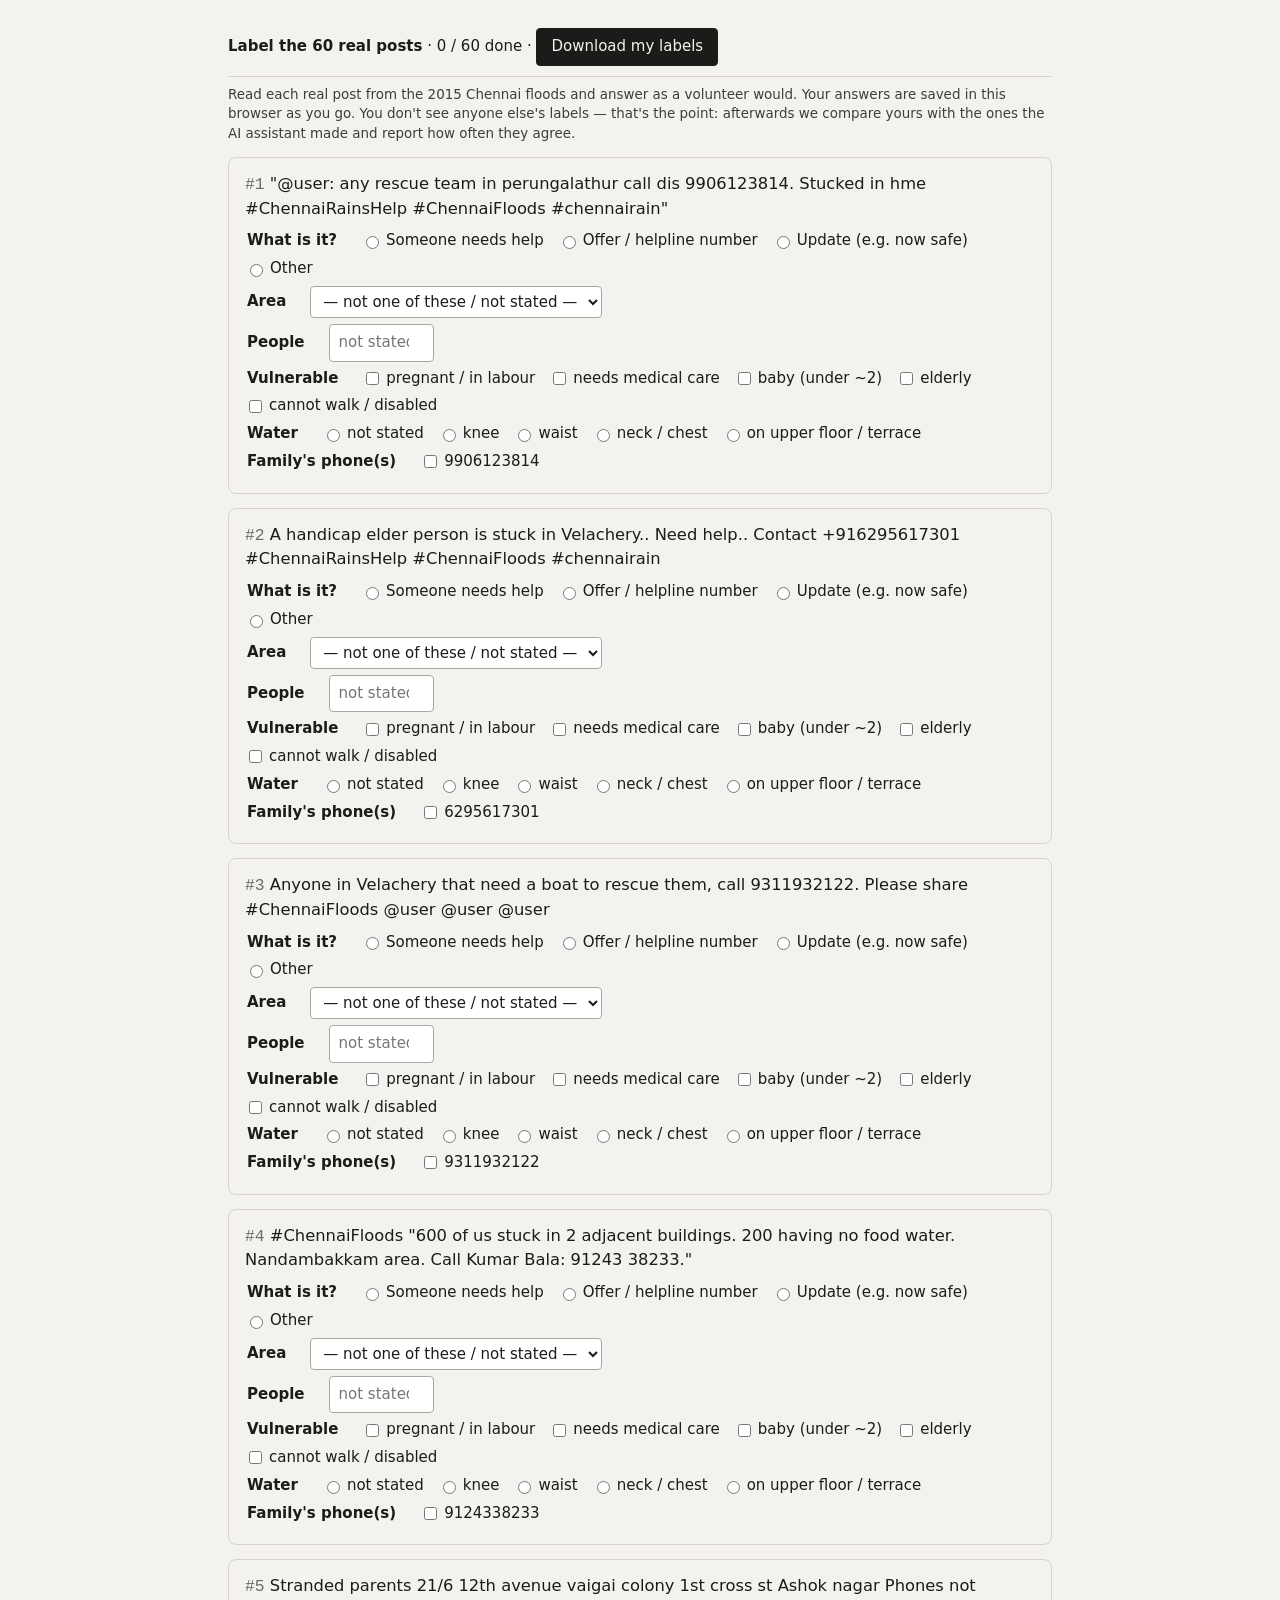
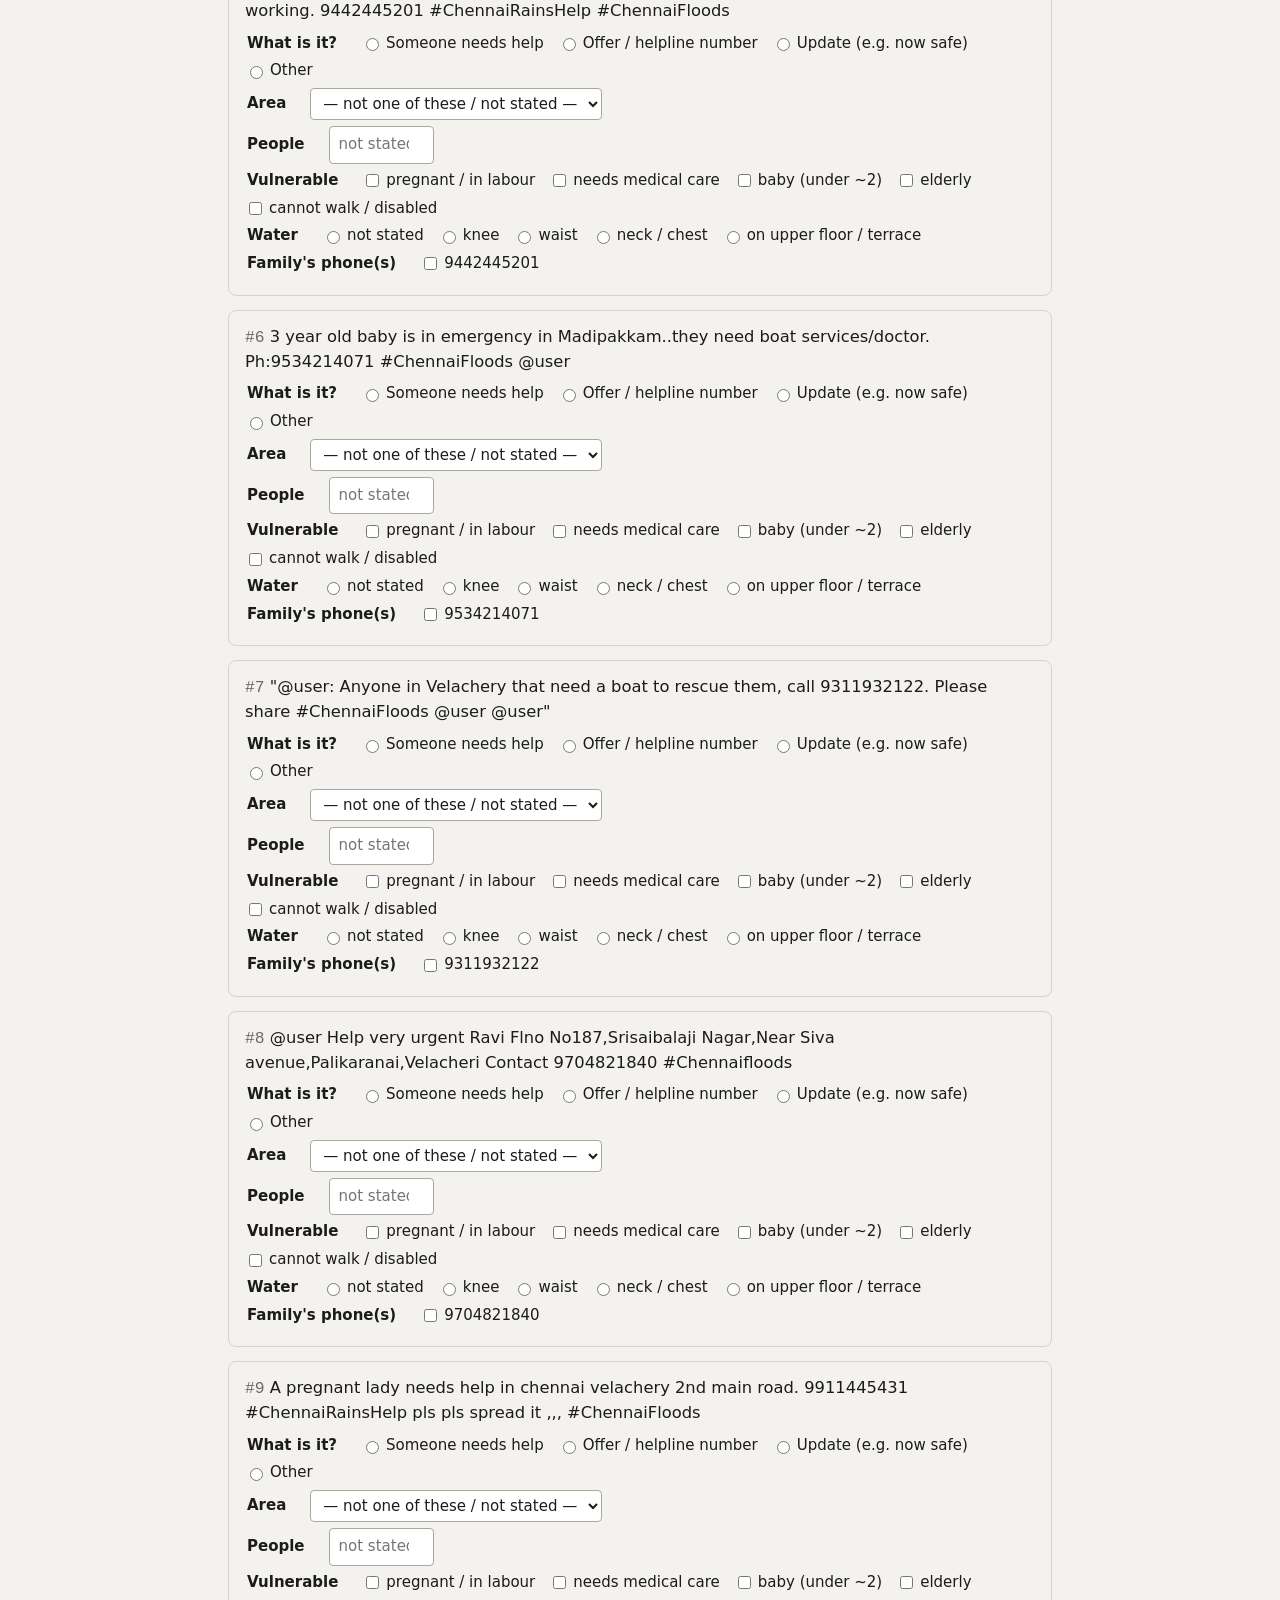
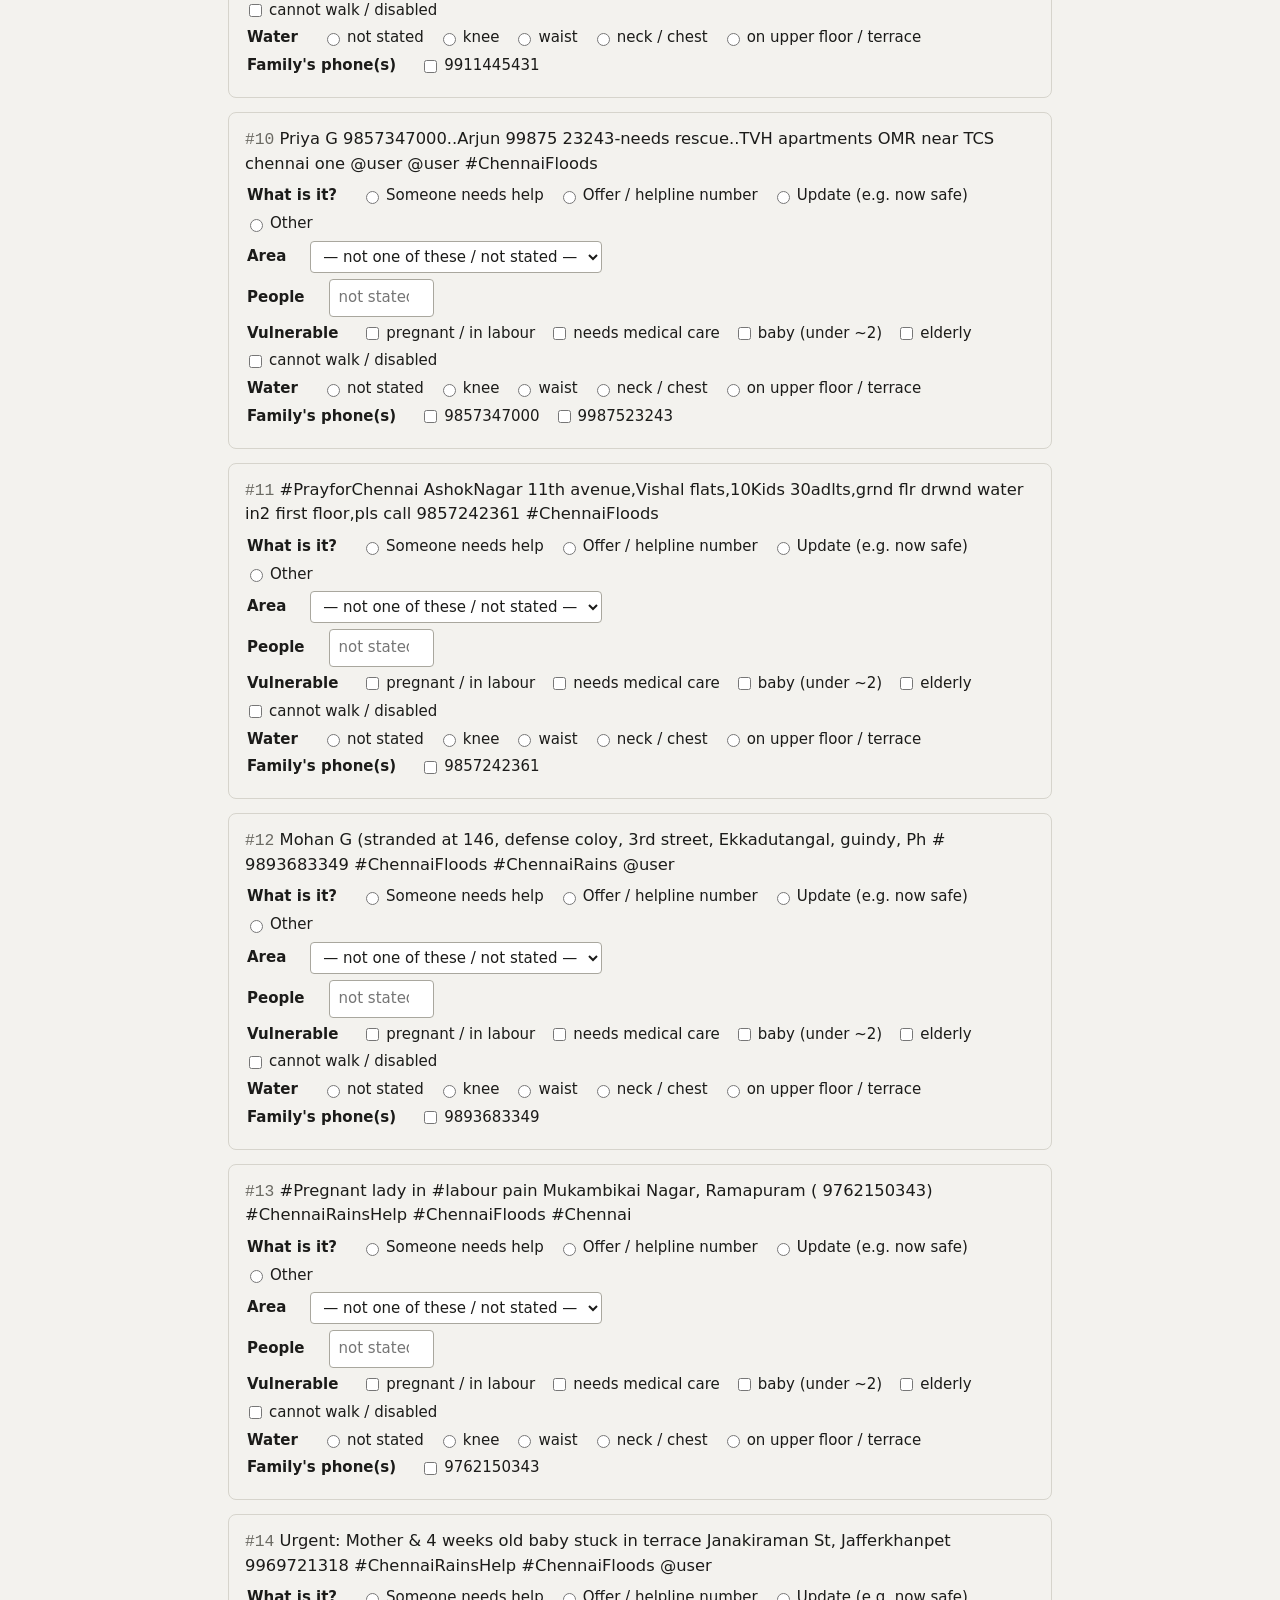
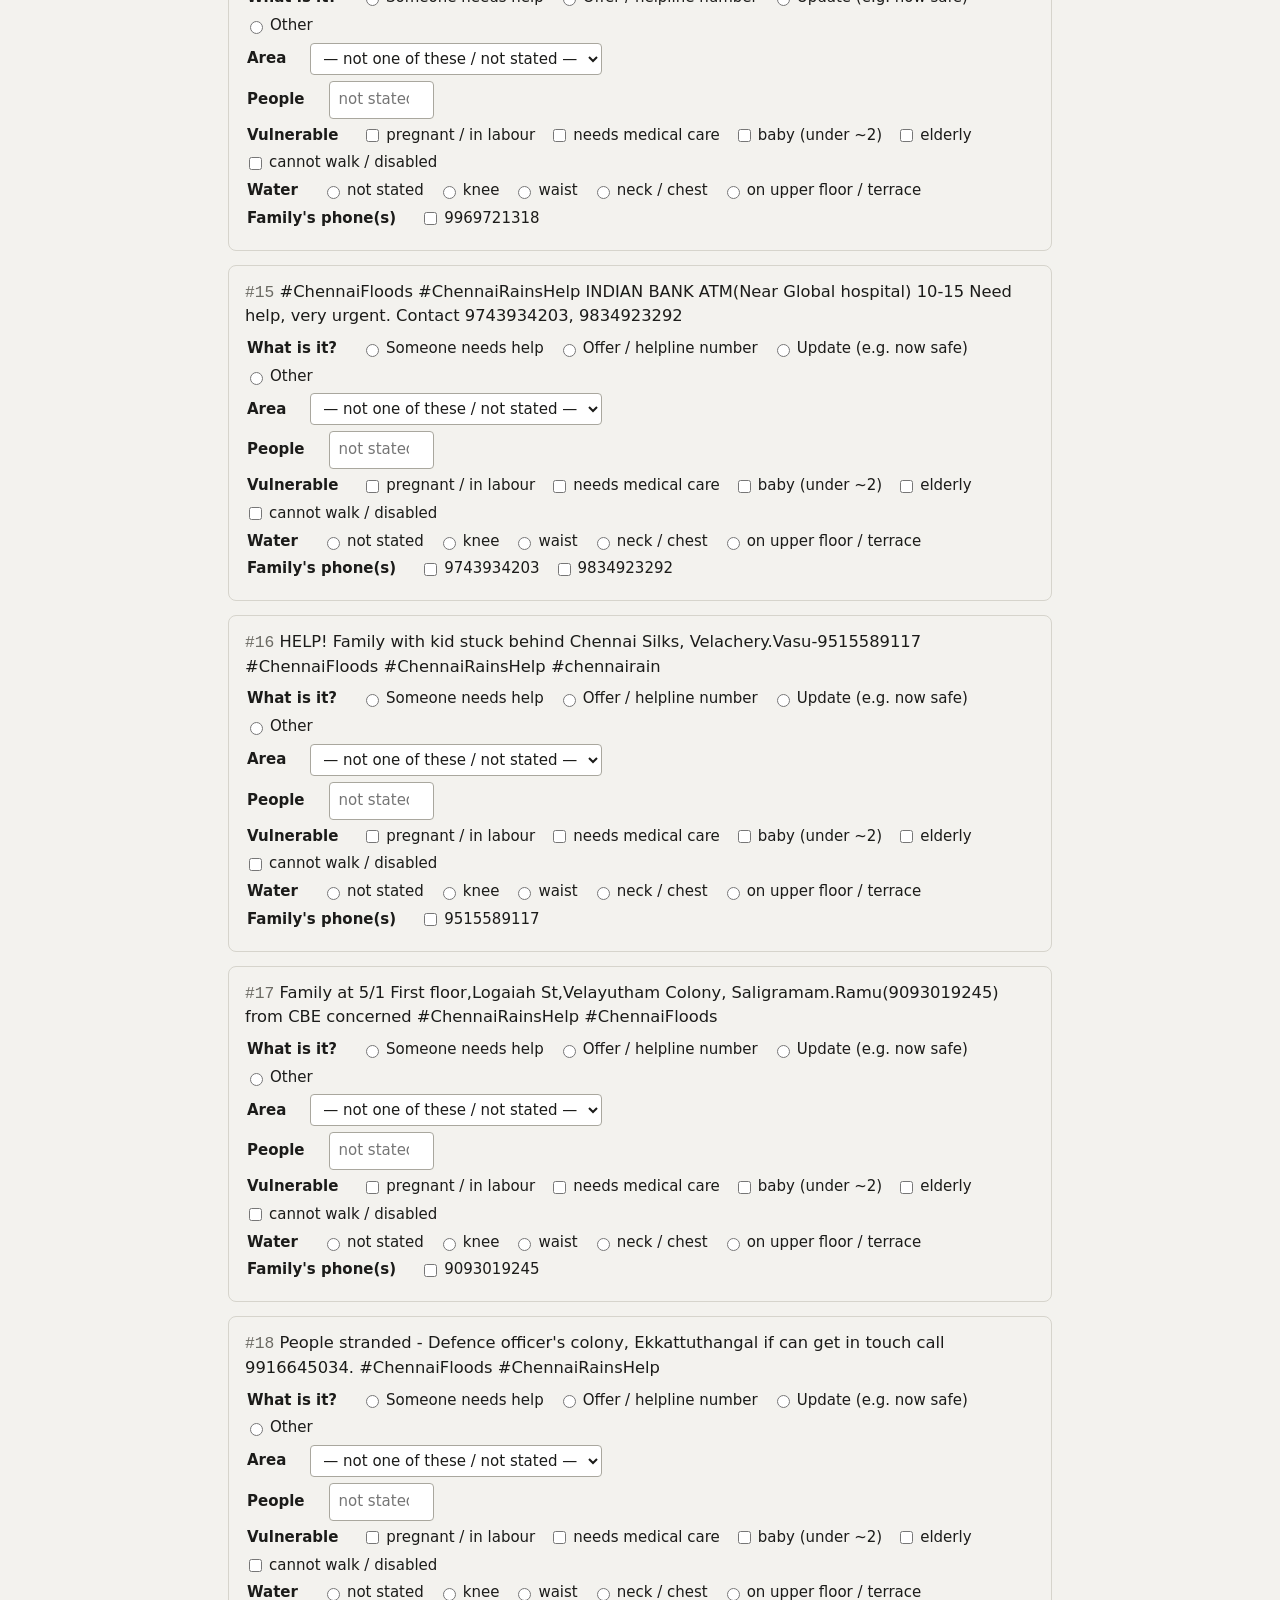
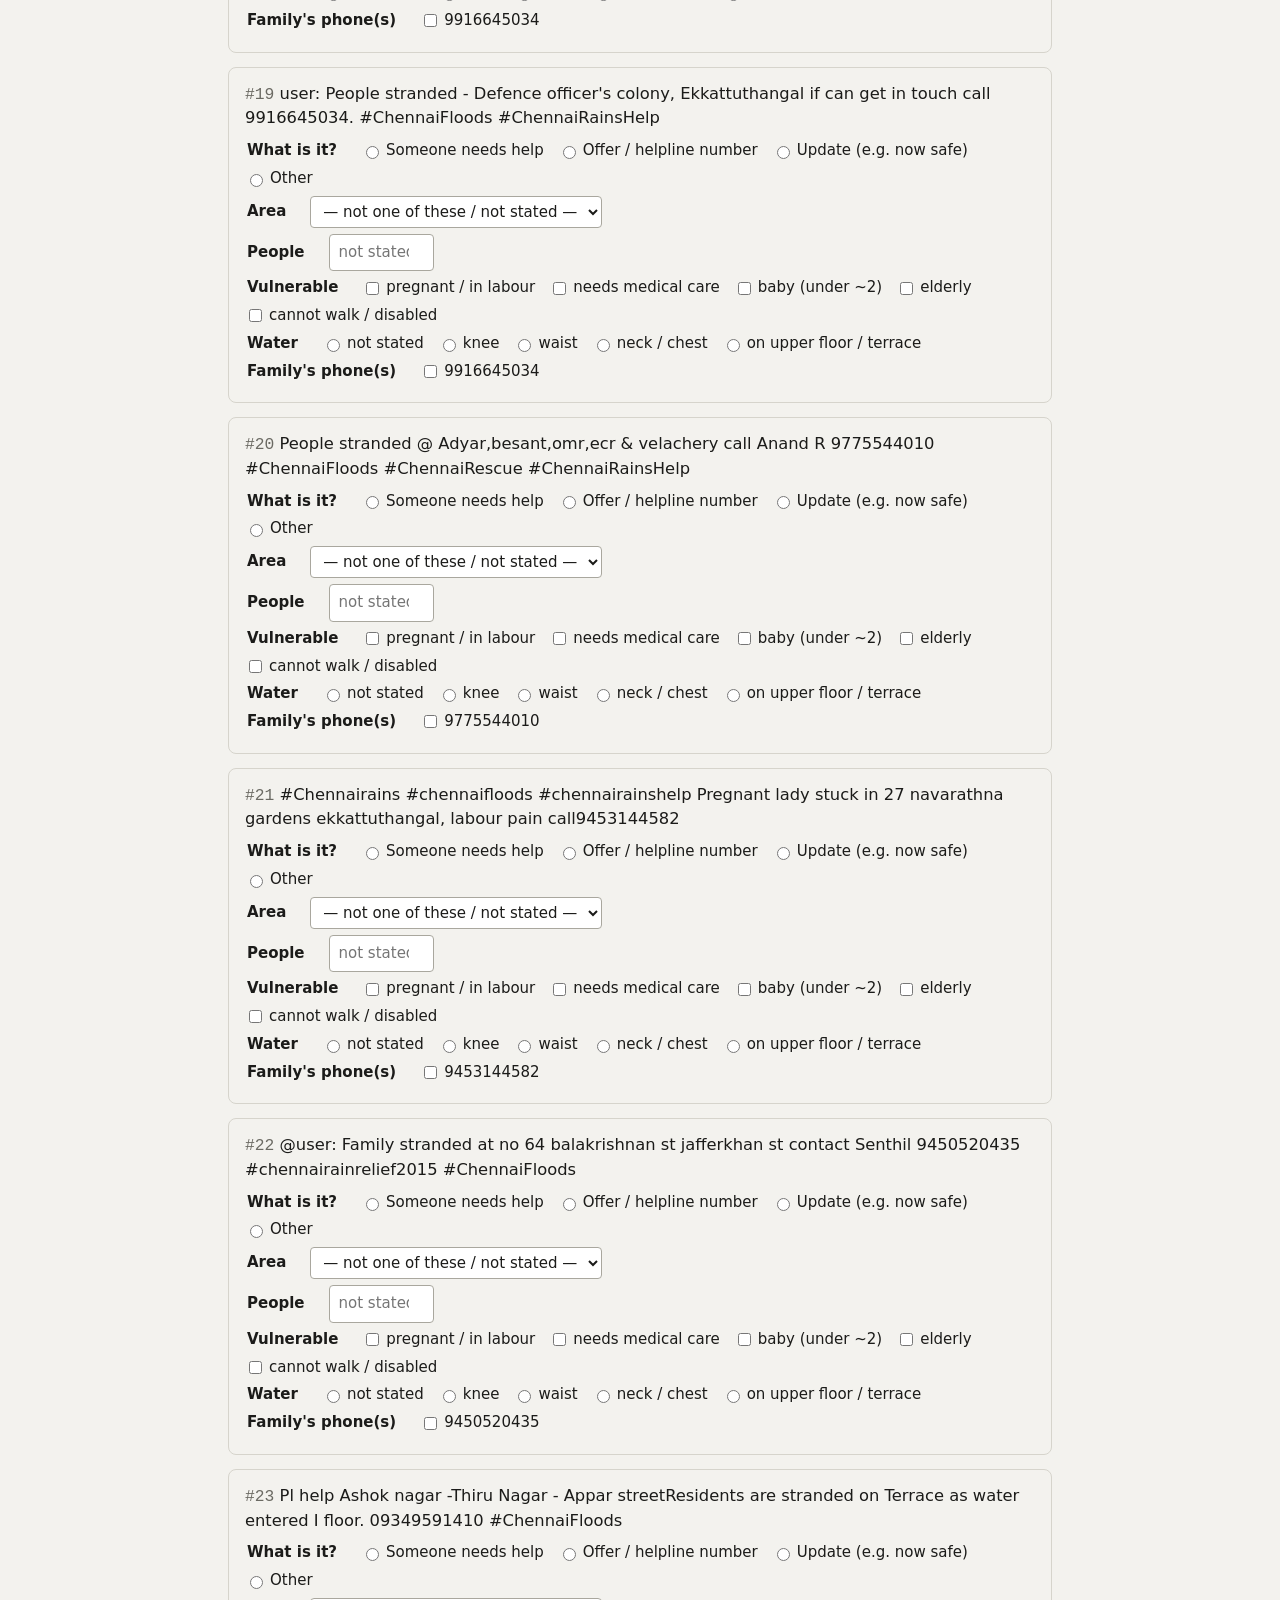
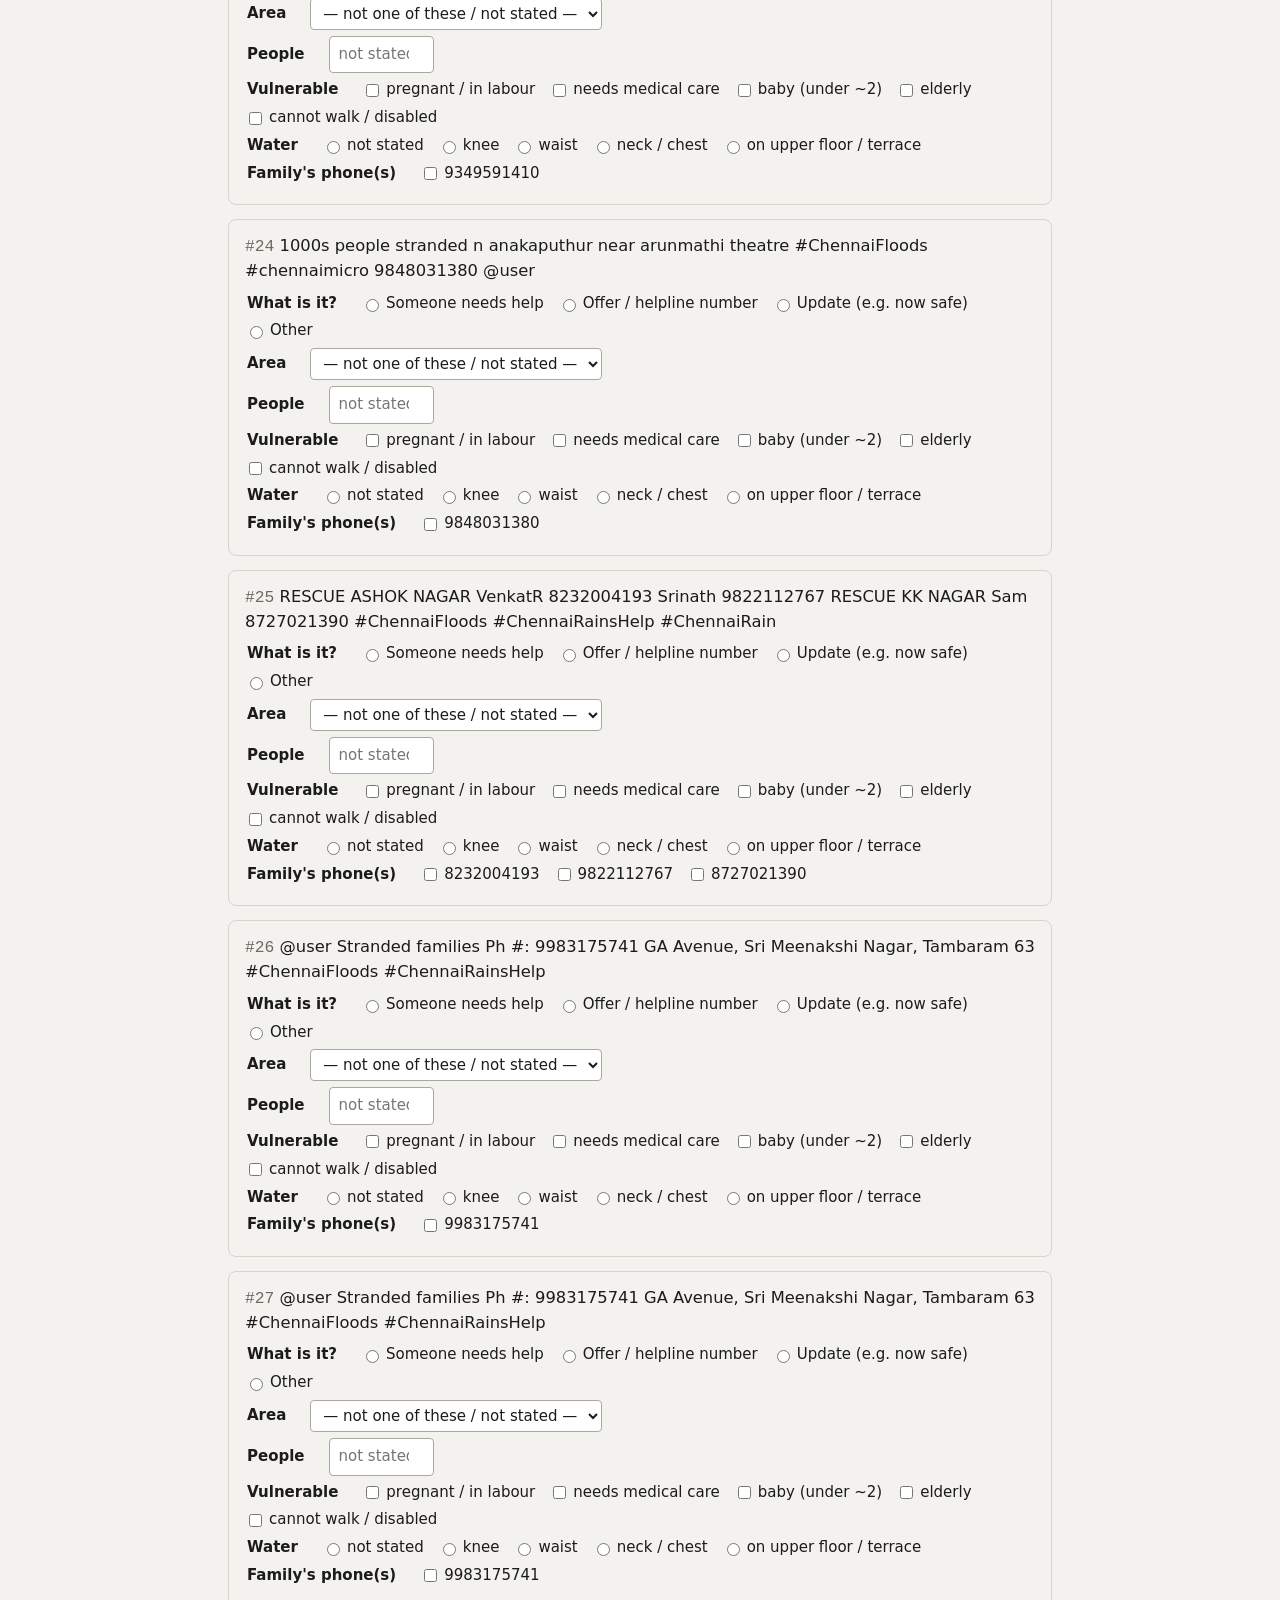
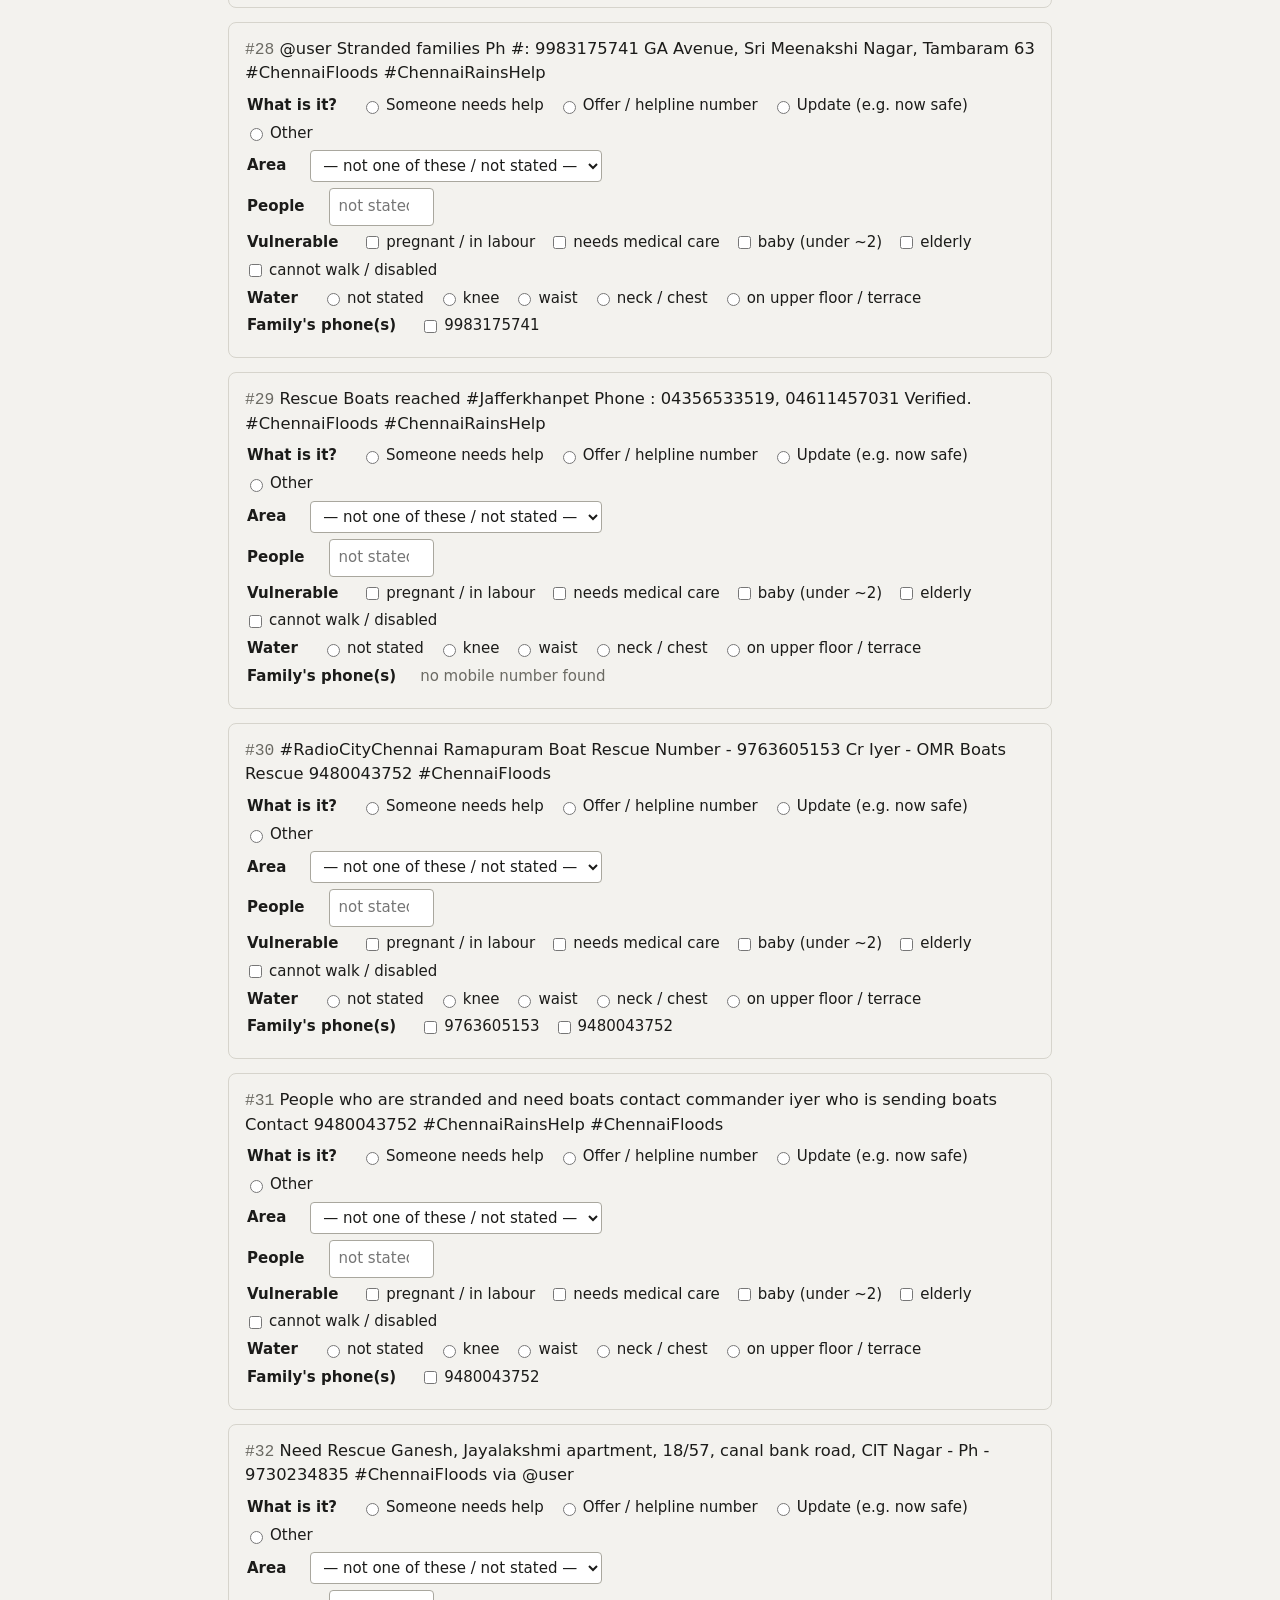
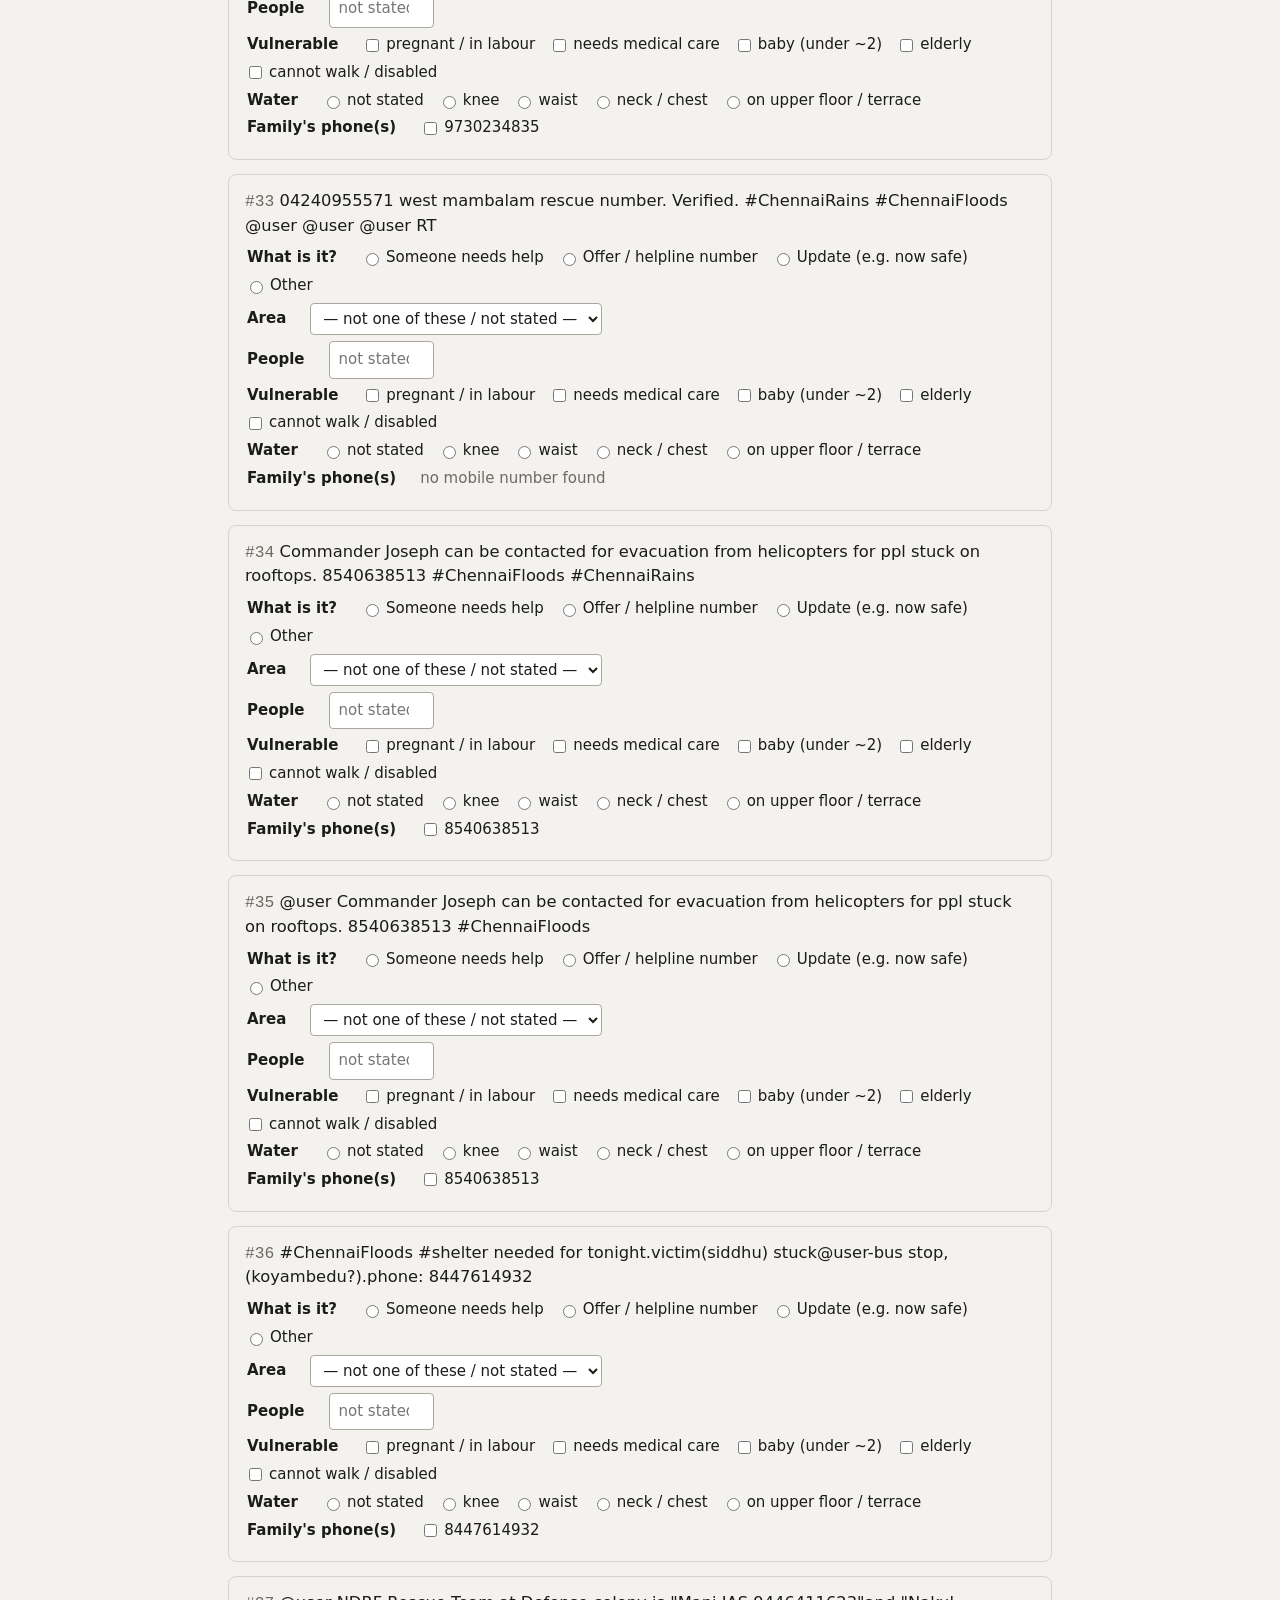
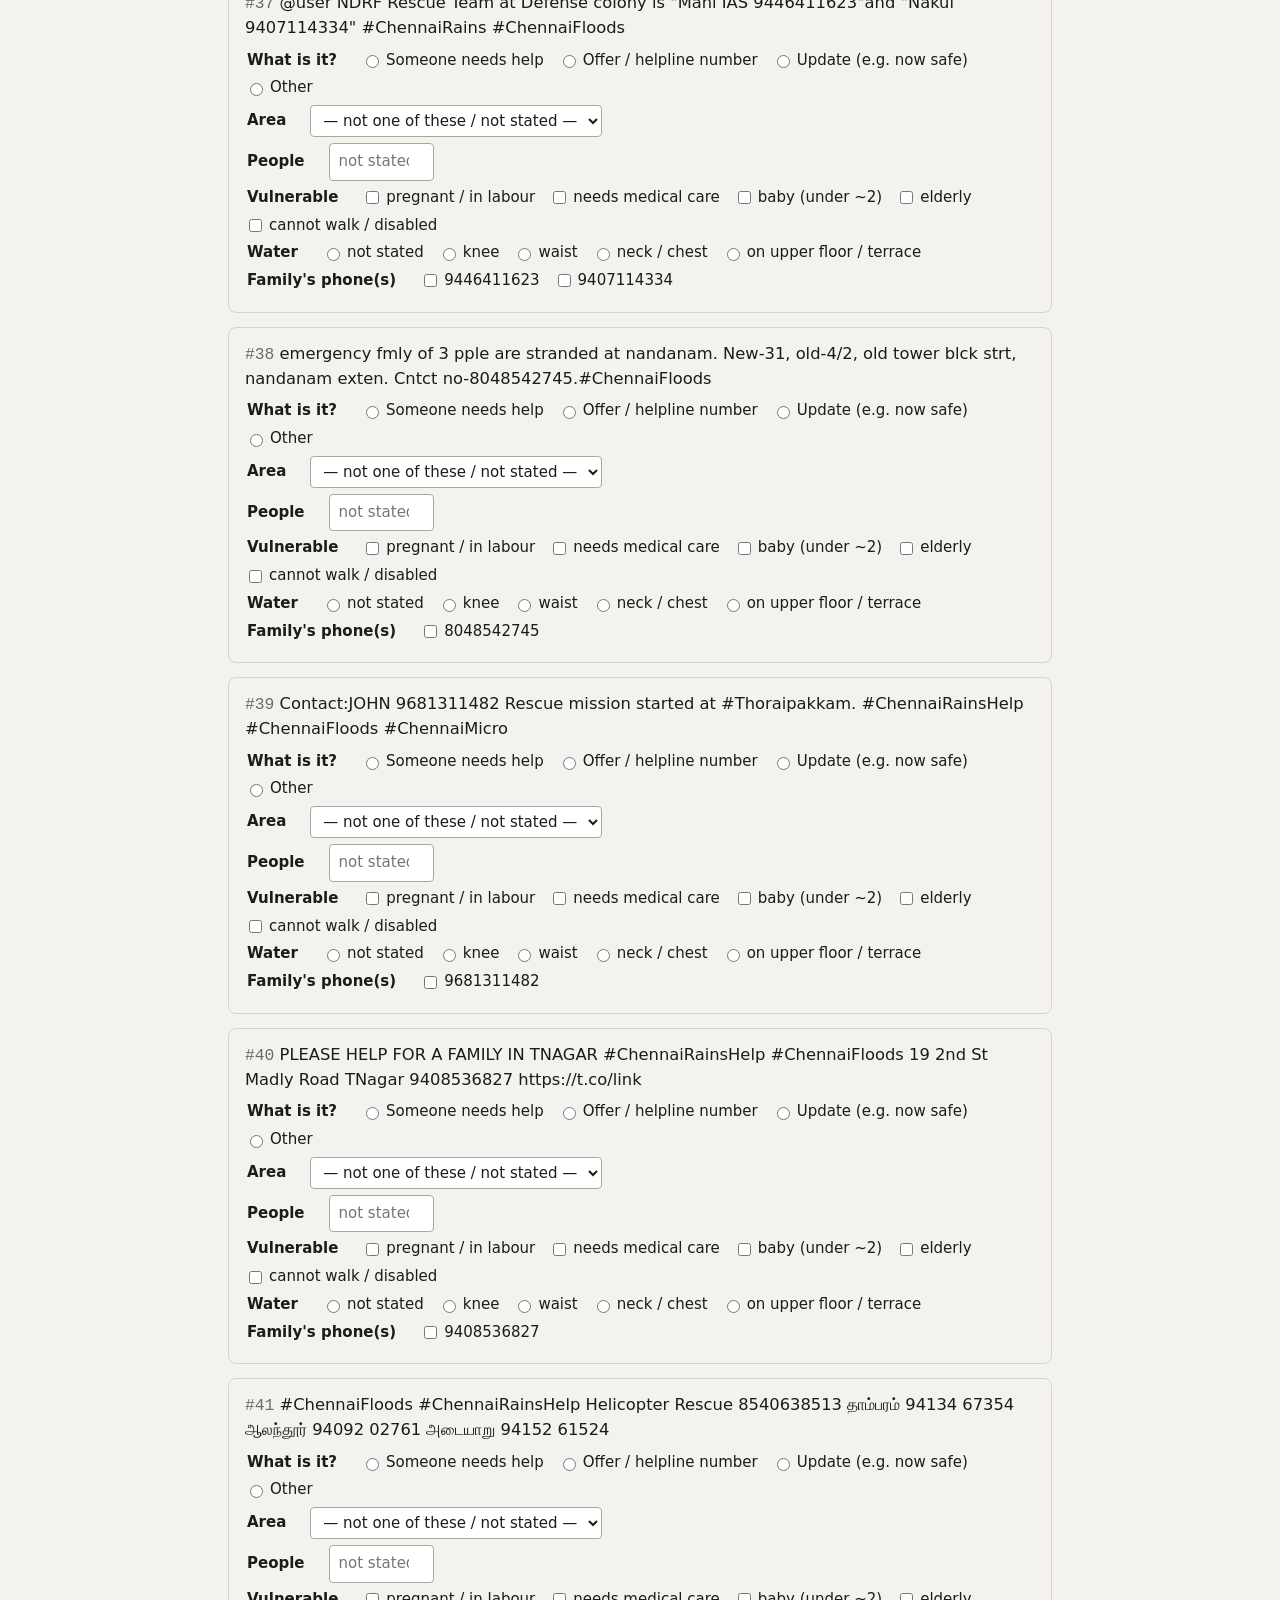
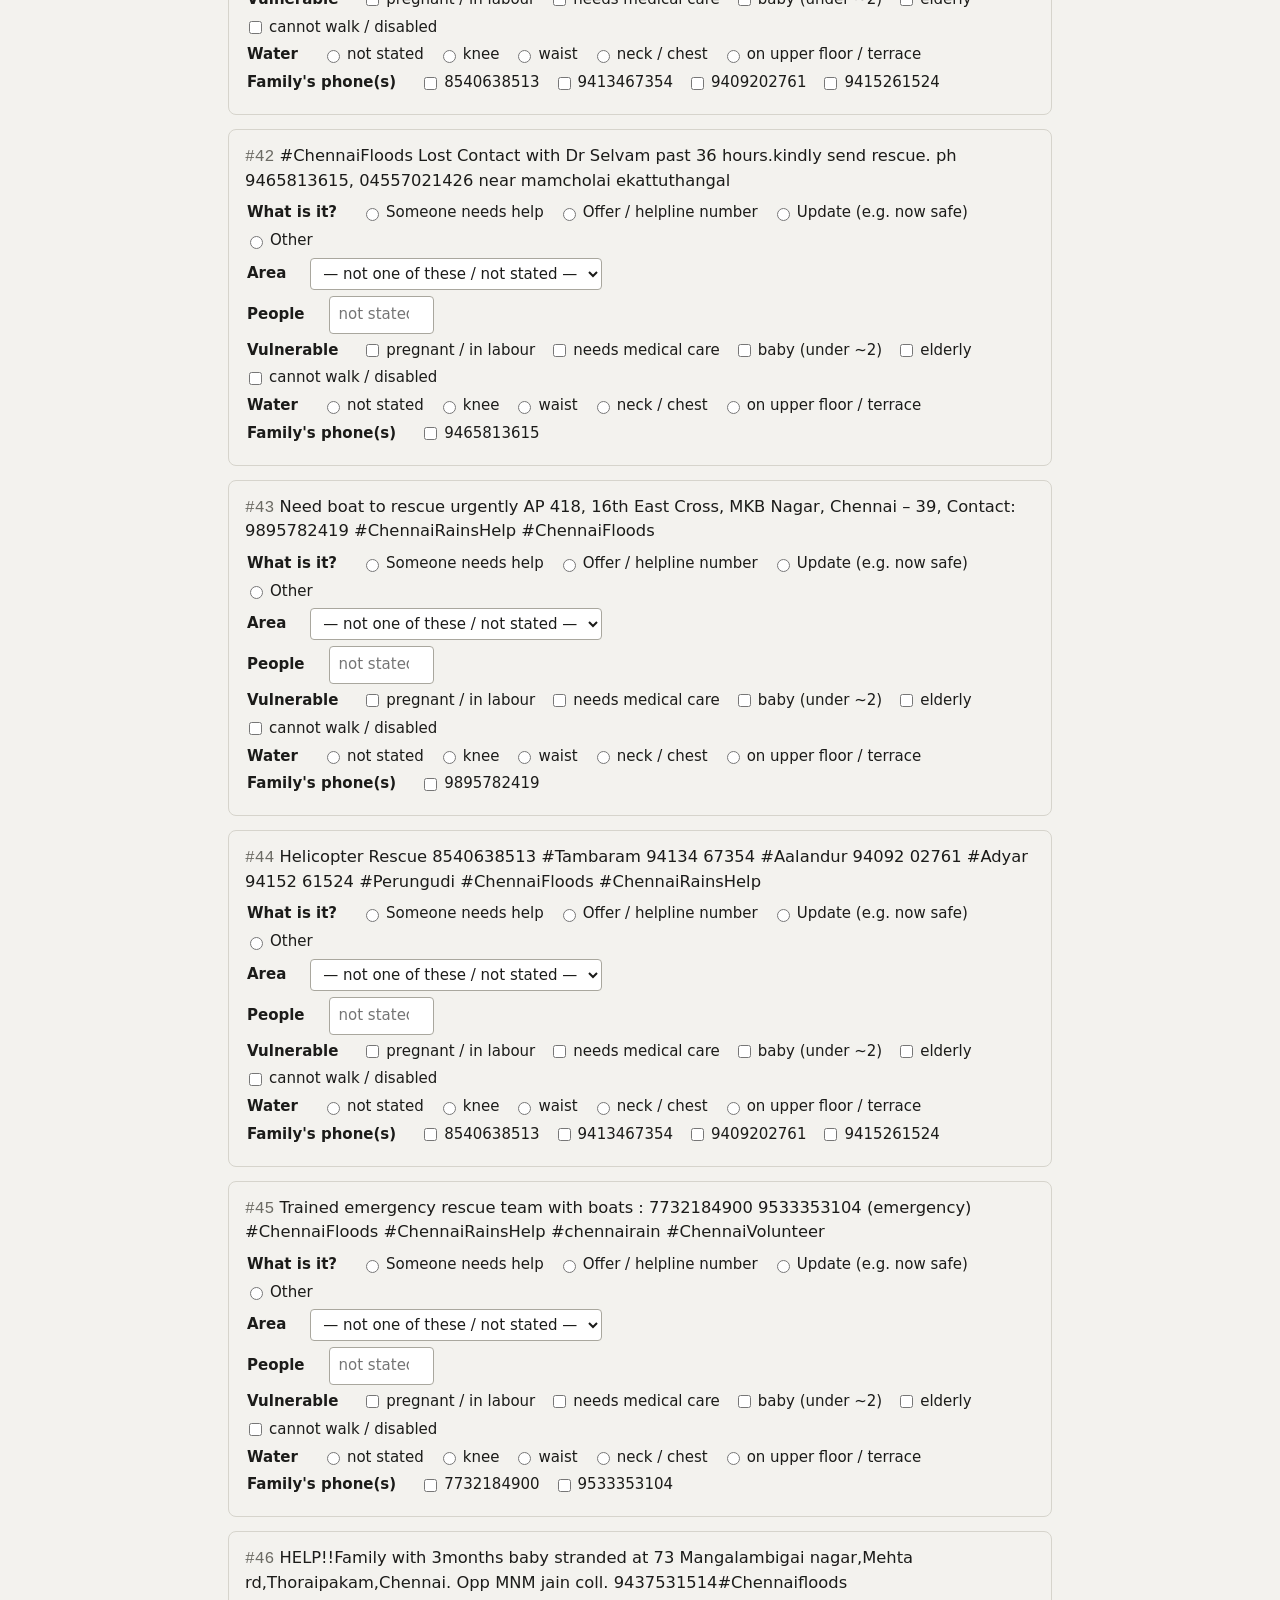
<file: label.html>
<!doctype html>
<html lang="en">
<head>
  <meta charset="utf-8" />
  <meta name="viewport" content="width=device-width, initial-scale=1" />
  <meta http-equiv="Content-Security-Policy" content="default-src 'self'; style-src 'self' 'unsafe-inline' https://fonts.googleapis.com; font-src https://fonts.gstatic.com; script-src 'self'; object-src 'none'; base-uri 'self'" />
  <title>FloodLine · label the real posts</title>
  <link rel="icon" href="icon.svg" />
  <link rel="stylesheet" href="css/style.css" />
  <style>
    .lab { max-width: 860px; margin: 0 auto; padding: 18px; }
    .post { border: 1px solid var(--line); border-radius: 8px; padding: 14px 16px; margin: 14px 0; background: var(--card, transparent); }
    .post .t { font-size: 1.02rem; margin-bottom: 10px; }
    .post fieldset { border: 0; padding: 0; margin: 6px 0; display: flex; flex-wrap: wrap; gap: 6px 14px; align-items: center; }
    .post legend { font-weight: 600; margin-right: 8px; float: left; }
    .post label { font-weight: 400; display: inline-flex; gap: 4px; align-items: center; }
    .done { border-color: var(--green); }
    .bar { position: sticky; top: 0; background: var(--bg, #f3f2ee); padding: 10px 0; border-bottom: 1px solid var(--line); z-index: 2; }
  </style>
</head>
<body>
  <div class="lab">
    <div class="bar"><b>Label the 60 real posts</b> · <span id="count">0</span> / 60 done · <button id="export" class="btn dark" type="button">Download my labels</button></div>
    <p class="note">Read each real post from the 2015 Chennai floods and answer as a volunteer would. Your answers are saved in this browser as you go. You don't see anyone else's labels — that's the point: afterwards we compare yours with the ones the AI assistant made and report how often they agree.</p>
    <div id="list"></div>
  </div>
  <script type="module" src="js/label.js"></script>
</body>
</html>
</file>
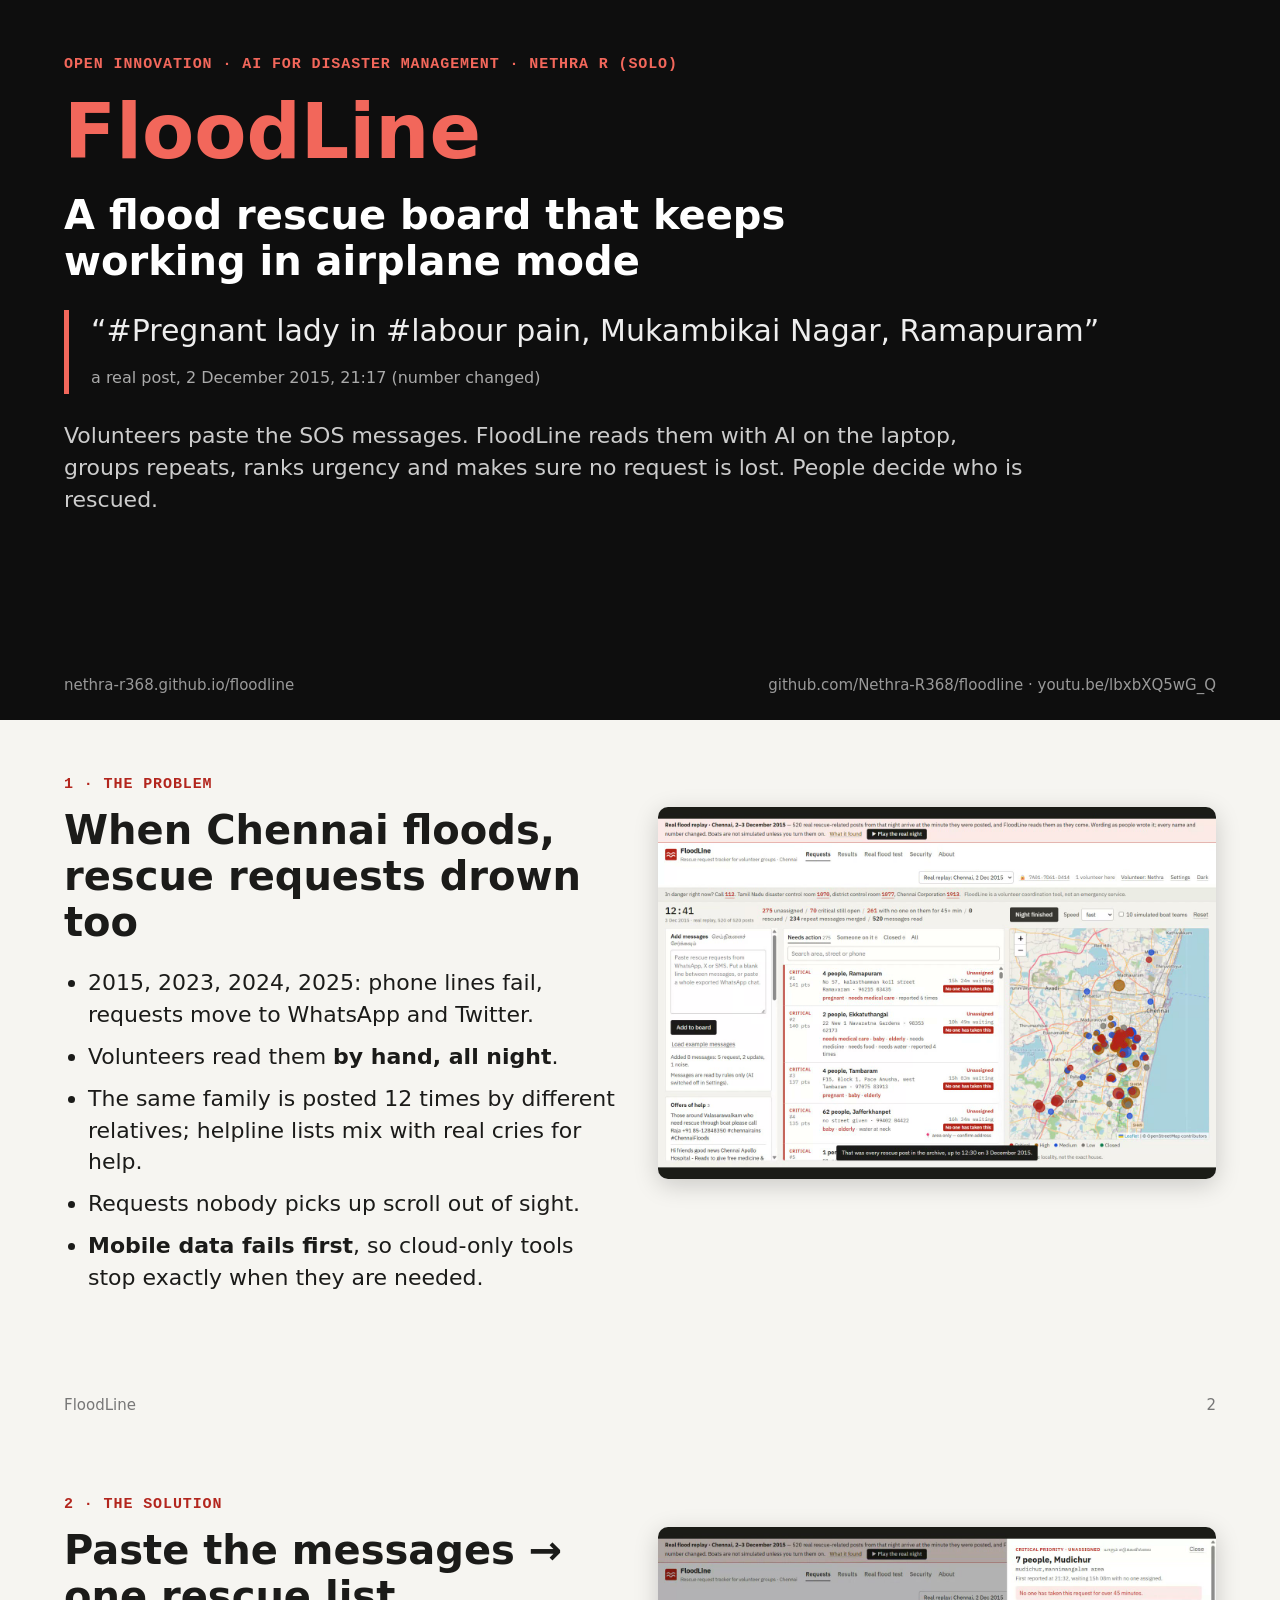
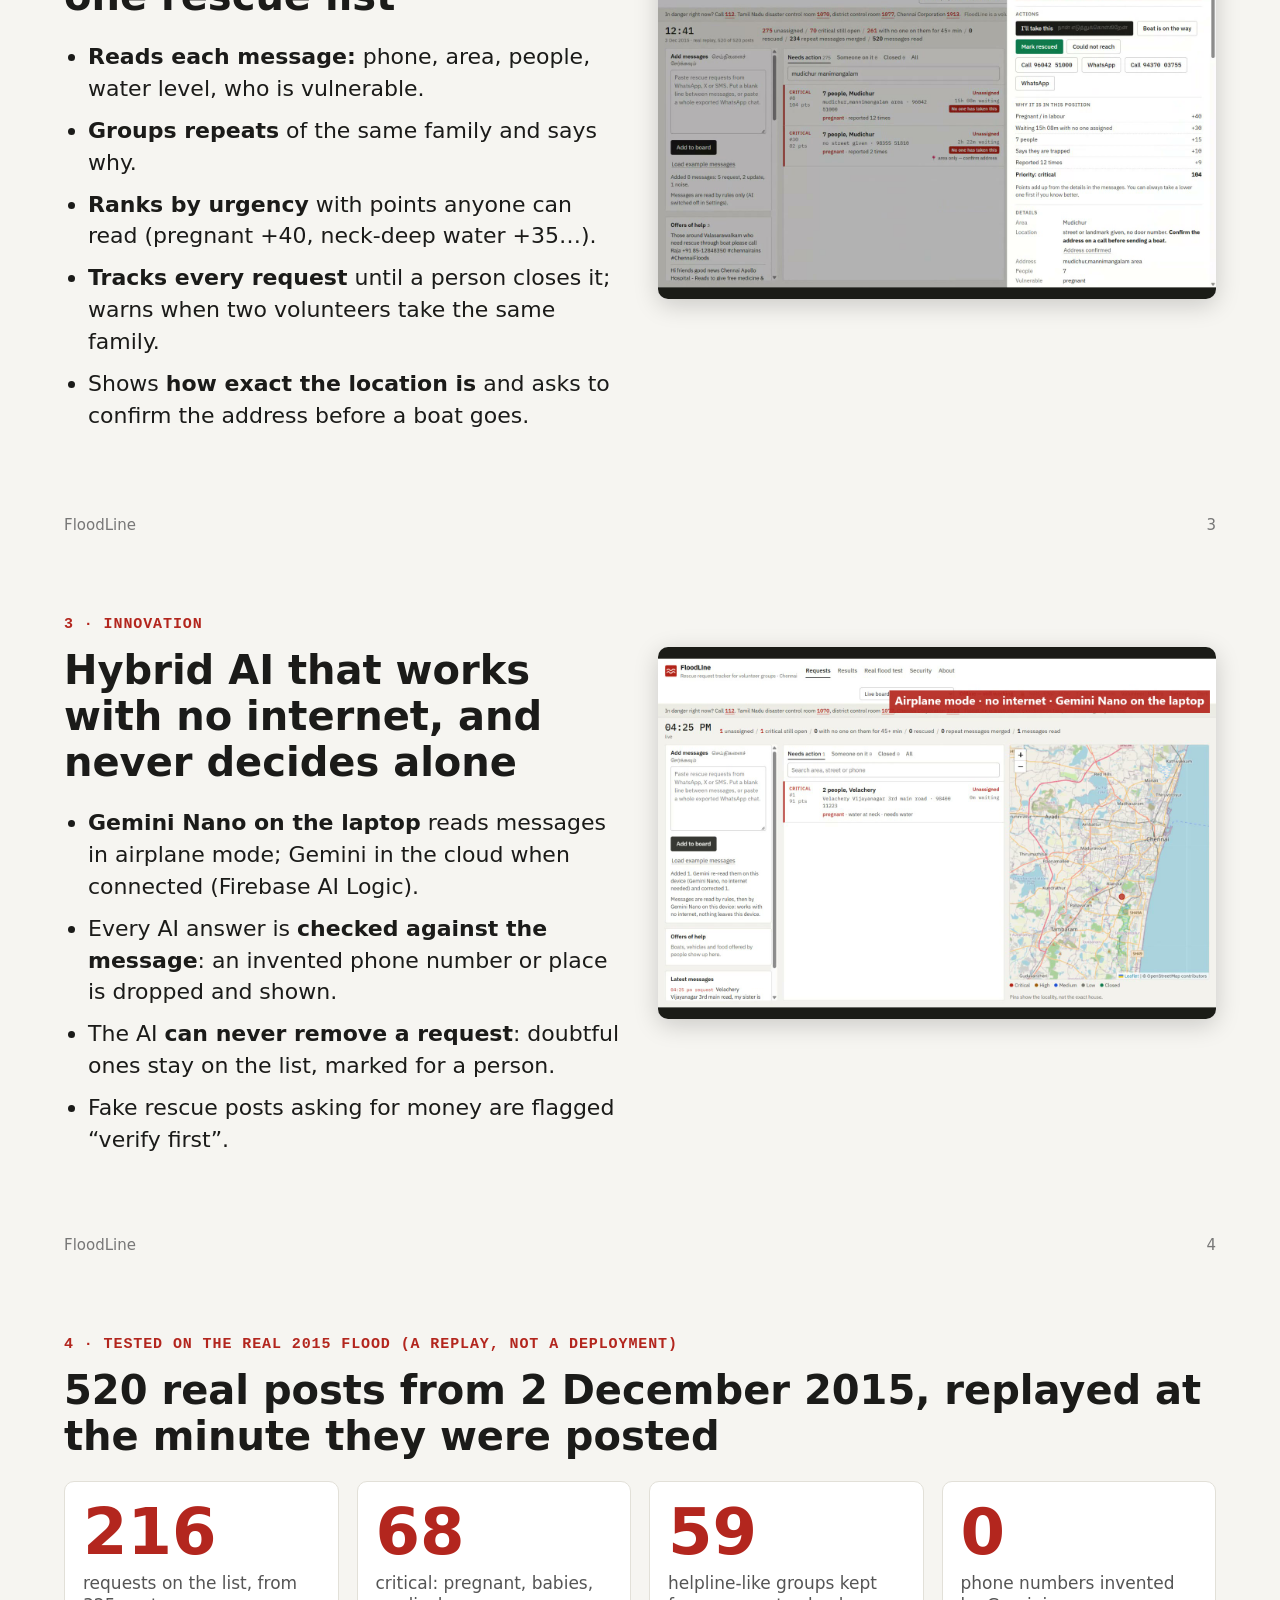
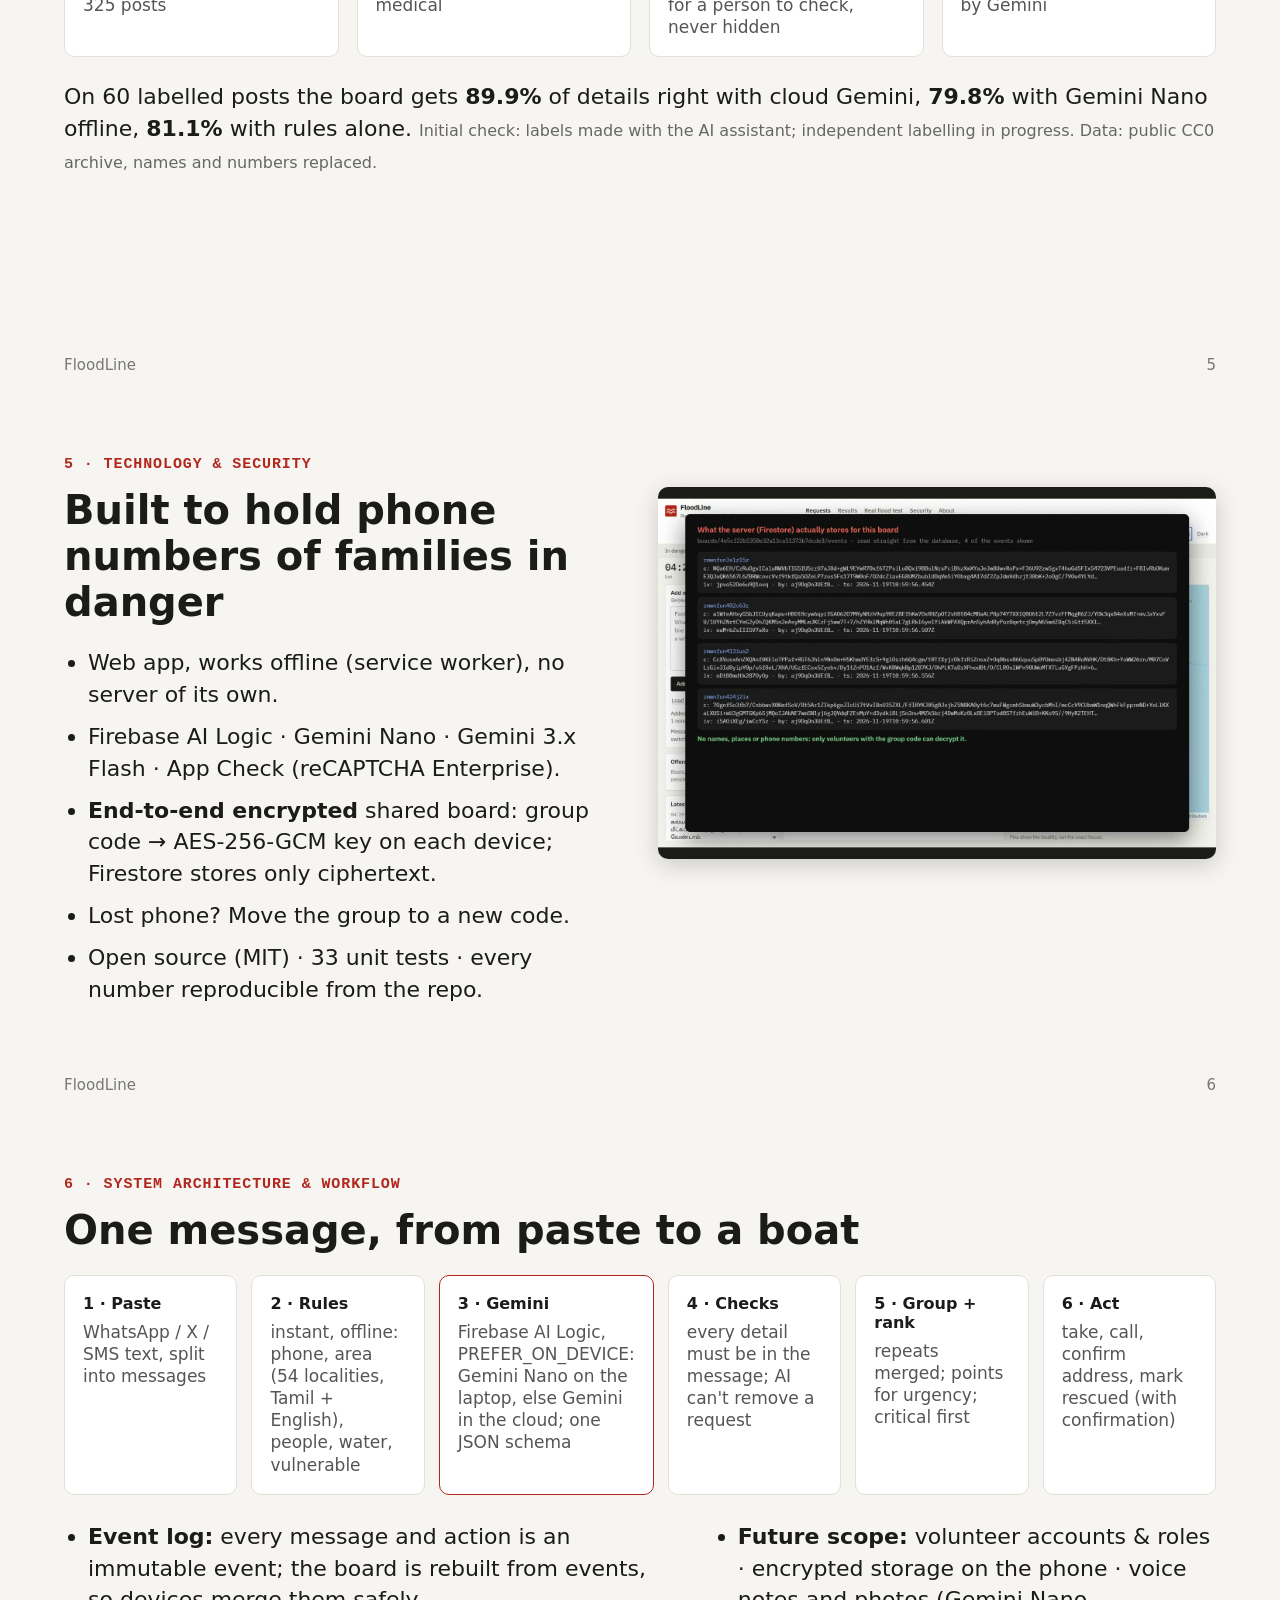
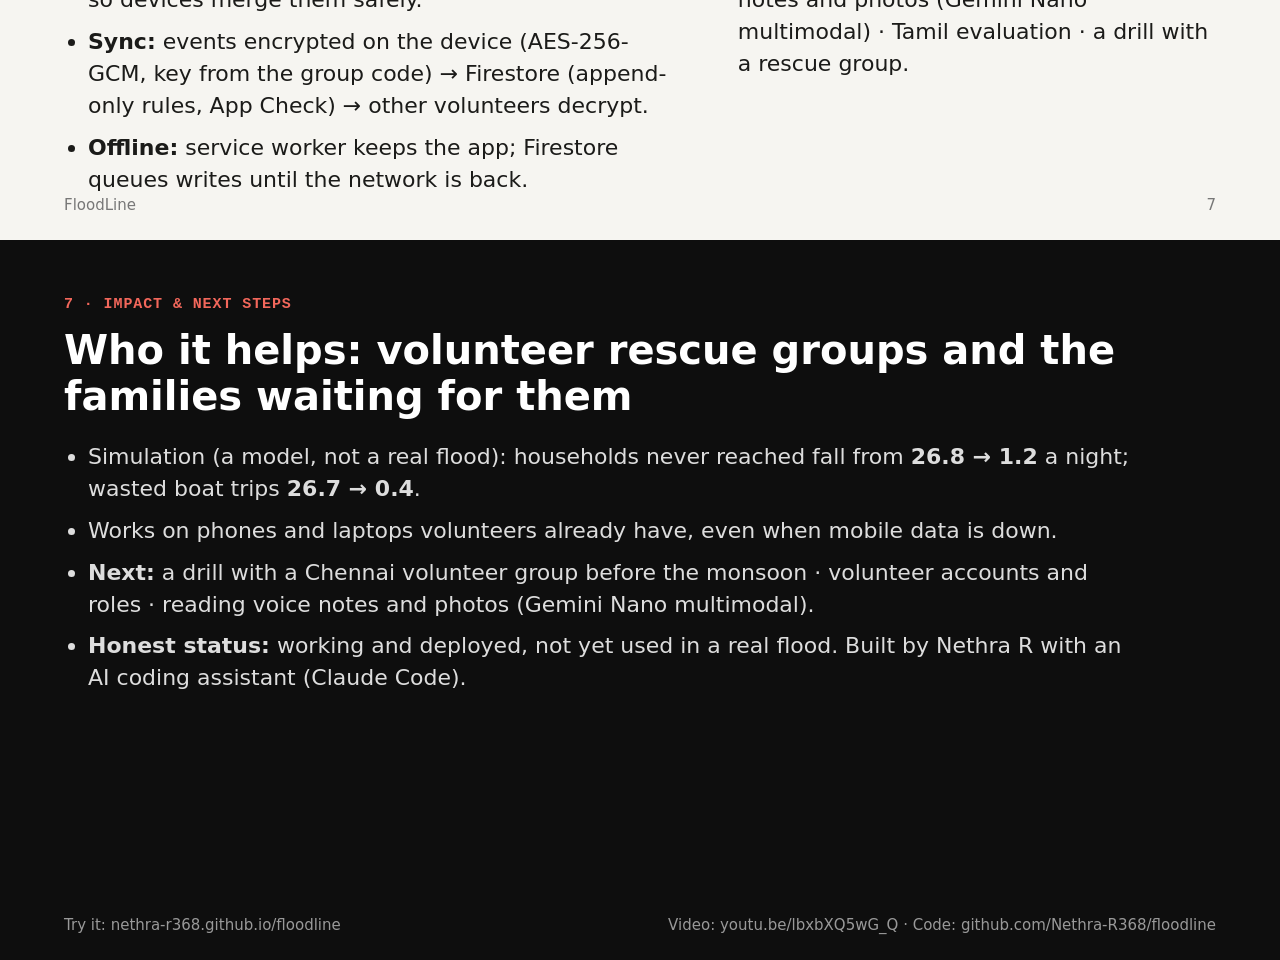
<file: docs/deck/deck.html>
<!doctype html>
<html lang="en"><head><meta charset="utf-8"><title>FloodLine</title>
<style>
@page { size: 1280px 720px; margin: 0; }
* { box-sizing: border-box; }
body { margin: 0; font-family: "Segoe UI", system-ui, sans-serif; color: #1b1b19; }
.s { width: 1280px; height: 720px; padding: 56px 64px; position: relative; overflow: hidden; page-break-after: always; background: #f6f5f1; }
.s.dark { background: #0e0e0e; color: #eee; }
.k { font: 600 15px "Consolas", monospace; color: #b3261e; letter-spacing: .06em; text-transform: uppercase; margin-bottom: 14px; }
.dark .k { color: #f2675b; }
h1 { font-size: 76px; margin: 0 0 16px; color: #f2675b; }
h2 { font-size: 40px; margin: 0 0 22px; line-height: 1.15; }
p, li { font-size: 22px; line-height: 1.45; }
ul { padding-left: 24px; margin: 0; } li { margin-bottom: 10px; }
.two { display: grid; grid-template-columns: 1fr 1fr; gap: 36px; align-items: start; }
img { width: 100%; border-radius: 10px; box-shadow: 0 6px 24px rgba(0,0,0,.18); display: block; }
.big { font-size: 64px; font-weight: 700; color: #b3261e; line-height: 1; }
.tiles { display: grid; grid-template-columns: repeat(4, 1fr); gap: 18px; margin: 18px 0 24px; }
.tile { background: #fff; border: 1px solid #e2e0d8; border-radius: 10px; padding: 18px; }
.tile span { display: block; font-size: 17px; color: #555; margin-top: 8px; line-height: 1.3; }
.foot { position: absolute; bottom: 26px; left: 64px; right: 64px; font-size: 15px; color: #777; display: flex; justify-content: space-between; }
.dark .foot { color: #999; }
.quote { font-size: 30px; line-height: 1.4; border-left: 5px solid #f2675b; padding-left: 22px; margin: 26px 0; }
small { font-size: 16px; color: #666; }
</style></head><body>

<section class="s dark">
  <div class="k">Open innovation · AI for disaster management · Nethra R (solo)</div>
  <h1>FloodLine</h1>
  <h2 style="color:#fff;max-width:900px">A flood rescue board that keeps working in airplane mode</h2>
  <div class="quote">“#Pregnant lady in #labour pain, Mukambikai Nagar, Ramapuram”<br><small style="color:#aaa">a real post, 2 December 2015, 21:17 (number changed)</small></div>
  <p style="max-width:960px;color:#ccc">Volunteers paste the SOS messages. FloodLine reads them with AI on the laptop, groups repeats, ranks urgency and makes sure no request is lost. People decide who is rescued.</p>
  <div class="foot"><span>nethra-r368.github.io/floodline</span><span>github.com/Nethra-R368/floodline · youtu.be/lbxbXQ5wG_Q</span></div>
</section>

<section class="s">
  <div class="k">1 · The problem</div>
  <div class="two">
    <div>
      <h2>When Chennai floods, rescue requests drown too</h2>
      <ul>
        <li>2015, 2023, 2024, 2025: phone lines fail, requests move to WhatsApp and Twitter.</li>
        <li>Volunteers read them <b>by hand, all night</b>.</li>
        <li>The same family is posted 12 times by different relatives; helpline lists mix with real cries for help.</li>
        <li>Requests nobody picks up scroll out of sight.</li>
        <li><b>Mobile data fails first</b>, so cloud-only tools stop exactly when they are needed.</li>
      </ul>
    </div>
    <img src="../screenshots/board.jpg" alt="">
  </div>
  <div class="foot"><span>FloodLine</span><span>2</span></div>
</section>

<section class="s">
  <div class="k">2 · The solution</div>
  <div class="two">
    <div>
      <h2>Paste the messages → one rescue list</h2>
      <ul>
        <li><b>Reads each message:</b> phone, area, people, water level, who is vulnerable.</li>
        <li><b>Groups repeats</b> of the same family and says why.</li>
        <li><b>Ranks by urgency</b> with points anyone can read (pregnant +40, neck-deep water +35…).</li>
        <li><b>Tracks every request</b> until a person closes it; warns when two volunteers take the same family.</li>
        <li>Shows <b>how exact the location is</b> and asks to confirm the address before a boat goes.</li>
      </ul>
    </div>
    <img src="../screenshots/request.jpg" alt="">
  </div>
  <div class="foot"><span>FloodLine</span><span>3</span></div>
</section>

<section class="s">
  <div class="k">3 · Innovation</div>
  <div class="two">
    <div>
      <h2>Hybrid AI that works with no internet, and never decides alone</h2>
      <ul>
        <li><b>Gemini Nano on the laptop</b> reads messages in airplane mode; Gemini in the cloud when connected (Firebase AI Logic).</li>
        <li>Every AI answer is <b>checked against the message</b>: an invented phone number or place is dropped and shown.</li>
        <li>The AI <b>can never remove a request</b>: doubtful ones stay on the list, marked for a person.</li>
        <li>Fake rescue posts asking for money are flagged “verify first”.</li>
      </ul>
    </div>
    <img src="../screenshots/offline.jpg" alt="">
  </div>
  <div class="foot"><span>FloodLine</span><span>4</span></div>
</section>

<section class="s">
  <div class="k">4 · Tested on the real 2015 flood (a replay, not a deployment)</div>
  <h2>520 real posts from 2 December 2015, replayed at the minute they were posted</h2>
  <div class="tiles">
    <div class="tile"><div class="big">216</div><span>requests on the list, from 325 posts</span></div>
    <div class="tile"><div class="big">68</div><span>critical: pregnant, babies, medical</span></div>
    <div class="tile"><div class="big">59</div><span>helpline-like groups kept for a person to check, never hidden</span></div>
    <div class="tile"><div class="big">0</div><span>phone numbers invented by Gemini</span></div>
  </div>
  <p>On 60 labelled posts the board gets <b>89.9%</b> of details right with cloud Gemini, <b>79.8%</b> with Gemini Nano offline, <b>81.1%</b> with rules alone. <small>Initial check: labels made with the AI assistant; independent labelling in progress. Data: public CC0 archive, names and numbers replaced.</small></p>
  <div class="foot"><span>FloodLine</span><span>5</span></div>
</section>

<section class="s">
  <div class="k">5 · Technology & security</div>
  <div class="two">
    <div>
      <h2>Built to hold phone numbers of families in danger</h2>
      <ul>
        <li>Web app, works offline (service worker), no server of its own.</li>
        <li>Firebase AI Logic · Gemini Nano · Gemini 3.x Flash · App Check (reCAPTCHA Enterprise).</li>
        <li><b>End-to-end encrypted</b> shared board: group code → AES-256-GCM key on each device; Firestore stores only ciphertext.</li>
        <li>Lost phone? Move the group to a new code.</li>
        <li>Open source (MIT) · 33 unit tests · every number reproducible from the repo.</li>
      </ul>
    </div>
    <img src="../screenshots/server.jpg" alt="">
  </div>
  <div class="foot"><span>FloodLine</span><span>6</span></div>
</section>

<section class="s">
  <div class="k">6 · System architecture & workflow</div>
  <h2>One message, from paste to a boat</h2>
  <div style="display:flex;gap:14px;align-items:stretch;margin:10px 0 26px">
    <div class="tile" style="flex:1"><b>1 · Paste</b><span>WhatsApp / X / SMS text, split into messages</span></div>
    <div class="tile" style="flex:1"><b>2 · Rules</b><span>instant, offline: phone, area (54 localities, Tamil + English), people, water, vulnerable</span></div>
    <div class="tile" style="flex:1;border-color:#b3261e"><b>3 · Gemini</b><span>Firebase AI Logic, PREFER_ON_DEVICE: Gemini Nano on the laptop, else Gemini in the cloud; one JSON schema</span></div>
    <div class="tile" style="flex:1"><b>4 · Checks</b><span>every detail must be in the message; AI can't remove a request</span></div>
    <div class="tile" style="flex:1"><b>5 · Group + rank</b><span>repeats merged; points for urgency; critical first</span></div>
    <div class="tile" style="flex:1"><b>6 · Act</b><span>take, call, confirm address, mark rescued (with confirmation)</span></div>
  </div>
  <div class="two" style="grid-template-columns:1.1fr .9fr">
    <ul>
      <li><b>Event log:</b> every message and action is an immutable event; the board is rebuilt from events, so devices merge them safely.</li>
      <li><b>Sync:</b> events encrypted on the device (AES-256-GCM, key from the group code) → Firestore (append-only rules, App Check) → other volunteers decrypt.</li>
      <li><b>Offline:</b> service worker keeps the app; Firestore queues writes until the network is back.</li>
    </ul>
    <ul>
      <li><b>Future scope:</b> volunteer accounts & roles · encrypted storage on the phone · voice notes and photos (Gemini Nano multimodal) · Tamil evaluation · a drill with a rescue group.</li>
    </ul>
  </div>
  <div class="foot"><span>FloodLine</span><span>7</span></div>
</section>

<section class="s dark">
  <div class="k">7 · Impact & next steps</div>
  <h2 style="color:#fff">Who it helps: volunteer rescue groups and the families waiting for them</h2>
  <ul style="color:#ddd;max-width:1080px">
    <li>Simulation (a model, not a real flood): households never reached fall from <b>26.8 → 1.2</b> a night; wasted boat trips <b>26.7 → 0.4</b>.</li>
    <li>Works on phones and laptops volunteers already have, even when mobile data is down.</li>
    <li><b>Next:</b> a drill with a Chennai volunteer group before the monsoon · volunteer accounts and roles · reading voice notes and photos (Gemini Nano multimodal).</li>
    <li><b>Honest status:</b> working and deployed, not yet used in a real flood. Built by Nethra R with an AI coding assistant (Claude Code).</li>
  </ul>
  <div class="foot"><span>Try it: nethra-r368.github.io/floodline</span><span>Video: youtu.be/lbxbXQ5wG_Q · Code: github.com/Nethra-R368/floodline</span></div>
</section>
</body></html>
</file>
<file: css/style.css>
/* FloodLine — plain, dense, readable under stress. One signal colour, no decoration. */
:root {
  --bg: #f3f2ee;
  --surface: #ffffff;
  --sunk: #ecebe6;
  --ink: #1b1b19;
  --ink-2: #3d3d39;
  --muted: #6b6a63;
  --line: #d6d4cc;
  --line-strong: #a9a79e;
  --red: #b42318;
  --red-bg: #fbeae8;
  --amber: #a15c07;
  --amber-bg: #fdf3e2;
  --blue: #1d4ed8;
  --blue-bg: #e8eefc;
  --grey: #77766f;
  --green: #0f7a4a;
  --green-bg: #e5f4ec;
  --practice: #fff3c4;
  --practice-ink: #5c4400;
  --map-filter: none;
  --sans: 'IBM Plex Sans', 'Noto Sans Tamil', system-ui, -apple-system, 'Segoe UI', 'Nirmala UI', sans-serif;
  --mono: 'IBM Plex Mono', ui-monospace, 'Cascadia Mono', Consolas, monospace;
  --ta: 'Noto Sans Tamil', 'Nirmala UI', 'Latha', sans-serif;
  color-scheme: light;
}
@media (prefers-color-scheme: dark) {
  :root:not([data-theme="light"]) {
    --bg: #151514; --surface: #1d1d1b; --sunk: #252523; --ink: #ecebe6; --ink-2: #cfcec8; --muted: #9a9991; --line: #34342f; --line-strong: #55554e;
    --red: #f2675b; --red-bg: #3a1c19; --amber: #e8a440; --amber-bg: #34270f; --blue: #8fb0ff; --blue-bg: #1c2540; --grey: #8e8d86;
    --green: #4cc38a; --green-bg: #13291f; --practice: #3b3110; --practice-ink: #f5dc86;
    --map-filter: grayscale(0.4) invert(1) hue-rotate(180deg) brightness(0.85) contrast(0.9);
    color-scheme: dark;
  }
}
:root[data-theme="dark"] {
  --bg: #151514; --surface: #1d1d1b; --sunk: #252523; --ink: #ecebe6; --ink-2: #cfcec8; --muted: #9a9991; --line: #34342f; --line-strong: #55554e;
  --red: #f2675b; --red-bg: #3a1c19; --amber: #e8a440; --amber-bg: #34270f; --blue: #8fb0ff; --blue-bg: #1c2540; --grey: #8e8d86;
  --green: #4cc38a; --green-bg: #13291f; --practice: #3b3110; --practice-ink: #f5dc86;
  --map-filter: grayscale(0.4) invert(1) hue-rotate(180deg) brightness(0.85) contrast(0.9);
  color-scheme: dark;
}

* { box-sizing: border-box; }
html, body { height: 100%; }
body { margin: 0; background: var(--bg); color: var(--ink); font: 15px/1.45 var(--sans); display: flex; flex-direction: column; -webkit-font-smoothing: antialiased; }
main { flex: 1; min-height: 0; display: flex; flex-direction: column; }
.hidden { display: none !important; }
.muted { color: var(--muted); }
.mono { font-family: var(--mono); font-variant-numeric: tabular-nums; }
.ta { font-family: var(--ta); font-weight: 400; color: var(--muted); font-size: 0.82em; margin-left: 6px; }
.sr { position: absolute; width: 1px; height: 1px; overflow: hidden; clip: rect(0 0 0 0); }
a { color: var(--blue); text-underline-offset: 2px; }
h1, h2, h3 { line-height: 1.2; margin: 0; }
:focus-visible { outline: 2px solid var(--blue); outline-offset: 2px; }

/* controls */
button, .btn { font: inherit; color: inherit; cursor: pointer; }
.btn { display: inline-flex; align-items: center; gap: 6px; padding: 7px 14px; border: 1px solid var(--line-strong); border-radius: 4px; background: var(--surface); font-weight: 500; text-decoration: none; color: var(--ink); }
.btn:hover { border-color: var(--ink); }
.btn.dark { background: var(--ink); color: var(--bg); border-color: var(--ink); }
.btn.dark:hover { opacity: 0.88; }
.btn.go { background: var(--green); border-color: var(--green); color: #fff; }
.btn.warn { color: var(--red); border-color: var(--red); }
.textbtn, .linklike { background: none; border: 0; padding: 4px 2px; color: var(--ink-2); text-decoration: underline; text-decoration-color: var(--line-strong); text-underline-offset: 3px; }
.textbtn:hover, .linklike:hover { color: var(--ink); text-decoration-color: var(--ink); }
button:disabled { opacity: 0.45; cursor: not-allowed; }
input[type=text], input[type=password], input[type=number], input[type=search], textarea, select {
  font: inherit; color: var(--ink); background: var(--surface); border: 1px solid var(--line-strong); border-radius: 4px; padding: 7px 9px; width: 100%;
}
textarea { resize: vertical; font-size: 0.92rem; }
select { width: auto; padding: 5px 8px; }
.inline { display: inline-flex; align-items: center; gap: 6px; font-size: 0.88rem; color: var(--ink-2); }
.inline input { width: auto; margin: 0; }
.row { display: flex; gap: 10px; align-items: center; flex-wrap: wrap; margin-top: 10px; }
.note { font-size: 0.84rem; margin: 8px 0 0; color: var(--ink-2); }
.count { font-family: var(--mono); font-size: 0.82em; color: var(--muted); font-weight: 400; }

/* practice banner, masthead, helpline */
.practice { background: var(--practice); color: var(--practice-ink); padding: 6px 18px; font-size: 0.86rem; border-bottom: 1px solid var(--line); }
.practice .linklike { color: var(--practice-ink); font-size: 0.86rem; margin-left: 6px; }
.mast { display: flex; align-items: center; gap: 22px; padding: 10px 18px; background: var(--surface); border-bottom: 1px solid var(--line); flex-wrap: wrap; }
.ident { display: flex; align-items: center; gap: 10px; color: var(--ink); text-decoration: none; }
.mark { width: 30px; height: 30px; flex-shrink: 0; }
.mark rect { fill: var(--red); }
.mark path { stroke: #fff; stroke-width: 2.4; fill: none; stroke-linecap: round; }
.ident b { display: block; font-size: 1.08rem; letter-spacing: -0.01em; }
.ident small { display: block; font-size: 0.78rem; color: var(--muted); }
.tabs { display: flex; gap: 18px; }
.tab { background: none; border: 0; padding: 6px 0; color: var(--muted); font-weight: 500; border-bottom: 2px solid transparent; }
.tab.active { color: var(--ink); border-bottom-color: var(--ink); }
.tab:hover { color: var(--ink); }
.mast-right { margin-left: auto; display: flex; align-items: center; gap: 14px; font-size: 0.86rem; flex-wrap: wrap; }
.presence { color: var(--muted); }
.helpline { margin: 0; padding: 7px 18px; font-size: 0.85rem; background: var(--sunk); border-bottom: 1px solid var(--line); color: var(--ink-2); }
.helpline a { font-family: var(--mono); font-weight: 500; color: var(--red); text-decoration: none; border-bottom: 1px solid currentColor; }
.helpline .muted { margin-left: 6px; }

/* summary line */
#boardView { flex: 1; min-height: 0; display: flex; flex-direction: column; }
.summary { display: flex; align-items: center; gap: 22px; padding: 12px 18px; flex-wrap: wrap; }
.clock { display: flex; flex-direction: column; min-width: 110px; }
.clock .mono { font-size: 1.55rem; font-weight: 500; line-height: 1; }
.clock .muted { font-size: 0.76rem; margin-top: 3px; }
.stats { flex: 1; margin: 0; font-size: 0.92rem; color: var(--ink-2); min-width: 260px; }
.stats b { font-family: var(--mono); font-weight: 500; color: var(--ink); }
.stats .alert b { color: var(--red); }
.stats .sep { color: var(--line-strong); margin: 0 6px; }
.replay { display: flex; align-items: center; gap: 14px; flex-wrap: wrap; }

/* board */
.board { flex: 1; min-height: 0; display: grid; grid-template-columns: 290px minmax(360px, 1fr) minmax(320px, 0.9fr); grid-template-rows: minmax(0, 1fr); gap: 14px; padding: 0 18px 18px; }
.col { min-height: 0; display: flex; flex-direction: column; }
.inbox-col { overflow-y: auto; gap: 14px; }
.box { background: var(--surface); border: 1px solid var(--line); border-radius: 4px; padding: 12px 14px; }
.box h2 { font-size: 0.9rem; font-weight: 600; margin-bottom: 8px; }
.plainlist { list-style: none; margin: 0; padding: 0; font-size: 0.84rem; }
.plainlist li { padding: 6px 0; border-top: 1px solid var(--line); overflow-wrap: anywhere; }
.plainlist li:first-child { border-top: 0; padding-top: 0; }
.feed .k { font-family: var(--mono); font-size: 0.72rem; color: var(--muted); margin-right: 6px; text-transform: lowercase; }
.feed .k.request { color: var(--red); }

.queue-col { background: var(--surface); border: 1px solid var(--line); border-radius: 4px; overflow: hidden; }
.queue-head { padding: 10px 12px; border-bottom: 1px solid var(--line); display: grid; gap: 8px; }
.filters { display: flex; gap: 16px; flex-wrap: wrap; }
.filter { background: none; border: 0; padding: 3px 0; color: var(--muted); font-weight: 500; font-size: 0.9rem; border-bottom: 2px solid transparent; }
.filter.active { color: var(--ink); border-bottom-color: var(--ink); }
.queue { list-style: none; margin: 0; padding: 0; overflow-y: auto; flex: 1; }
.empty { padding: 28px 18px; color: var(--muted); text-align: center; }

.case { display: grid; grid-template-columns: 74px 1fr auto; gap: 12px; width: 100%; text-align: left; padding: 11px 12px; background: none; border: 0; border-bottom: 1px solid var(--line); border-left: 4px solid var(--grey); }
.case:hover { background: var(--sunk); }
.case.p-critical { border-left-color: var(--red); }
.case.p-high { border-left-color: var(--amber); }
.case.p-medium { border-left-color: var(--blue); }
.case.closed { border-left-color: var(--green); opacity: 0.62; }
.case.fresh { animation: arrive 1.6s ease-out; }
@keyframes arrive { from { background: var(--blue-bg); } to { background: transparent; } }
.prio { font-size: 0.72rem; font-weight: 600; letter-spacing: 0.04em; text-transform: uppercase; line-height: 1.3; }
.prio .mono { display: block; font-size: 0.8rem; color: var(--muted); letter-spacing: 0; text-transform: none; font-weight: 400; }
.p-critical .prio { color: var(--red); } .p-high .prio { color: var(--amber); } .p-medium .prio { color: var(--blue); } .p-low .prio { color: var(--grey); } .closed .prio { color: var(--green); }
.case .who { font-weight: 600; }
.case .where { font-family: var(--mono); font-size: 0.8rem; color: var(--ink-2); margin-top: 2px; overflow-wrap: anywhere; }
.case .facts { font-size: 0.84rem; color: var(--ink-2); margin-top: 3px; }
.case .facts .v { color: var(--red); font-weight: 500; }
.state { text-align: right; font-size: 0.8rem; display: flex; flex-direction: column; align-items: flex-end; gap: 2px; }
.state .st { font-weight: 600; }
.state .st.new { color: var(--red); }
.state .st.closed { color: var(--green); }
.state .mono { color: var(--muted); }
.warnline { font-size: 0.74rem; font-weight: 600; padding: 1px 6px; border-radius: 3px; }
.warnline.stale { background: var(--red); color: #fff; }
.warnline.check { background: var(--amber-bg); color: var(--amber); }
.warnline.safe, .warnline.reshared { background: var(--green-bg); color: var(--green); }

.map-col { gap: 6px; }
.map { flex: 1; min-height: 300px; border: 1px solid var(--line); border-radius: 4px; z-index: 0; }
.map .leaflet-tile-pane { filter: var(--map-filter); }
.legend { margin: 0; display: flex; gap: 12px; flex-wrap: wrap; font-size: 0.78rem; color: var(--ink-2); }
.sw { display: inline-block; width: 9px; height: 9px; border-radius: 50%; margin-right: 4px; }
.sw.critical { background: var(--red); } .sw.high { background: var(--amber); } .sw.medium { background: var(--blue); } .sw.low { background: var(--grey); } .sw.done { background: var(--green); }
.leaflet-container { font-family: var(--sans); }
.mobile-switch { display: none; }

/* request drawer */
.drawer-back { position: fixed; inset: 0; background: rgba(0, 0, 0, 0.3); z-index: 900; }
.drawer { position: fixed; top: 0; right: 0; bottom: 0; width: min(540px, 100vw); background: var(--surface); border-left: 1px solid var(--line); z-index: 1000; overflow-y: auto; padding: 18px 22px 40px; }
.drawer .close { position: absolute; top: 12px; right: 14px; }
.drawer .kicker { font-size: 0.76rem; font-weight: 600; letter-spacing: 0.04em; text-transform: uppercase; }
.drawer h2 { font-size: 1.35rem; margin: 4px 0 2px; }
.drawer .addr { font-family: var(--mono); font-size: 0.88rem; color: var(--ink-2); }
.drawer .sub { font-size: 0.84rem; color: var(--muted); margin-top: 4px; }
.drawer section { border-top: 1px solid var(--line); margin-top: 16px; padding-top: 12px; }
.drawer h3 { font-size: 0.8rem; font-weight: 600; text-transform: uppercase; letter-spacing: 0.05em; color: var(--muted); margin-bottom: 8px; }
.drawer .alertbox { background: var(--red-bg); color: var(--red); padding: 8px 10px; border-radius: 4px; font-size: 0.88rem; margin-top: 10px; }
.drawer .okbox { background: var(--green-bg); color: var(--green); padding: 8px 10px; border-radius: 4px; font-size: 0.88rem; margin-top: 10px; }
.points { width: 100%; border-collapse: collapse; font-size: 0.9rem; }
.points td { padding: 4px 0; border-bottom: 1px dotted var(--line); }
.points td:last-child { text-align: right; font-family: var(--mono); width: 60px; }
.points tr.total td { border-bottom: 0; font-weight: 600; padding-top: 6px; }
.kv { display: grid; grid-template-columns: 110px 1fr; gap: 4px 12px; font-size: 0.9rem; margin: 0; }
.kv dt { color: var(--muted); }
.kv dd { margin: 0; overflow-wrap: anywhere; }
.msg { border-left: 3px solid var(--line-strong); padding: 4px 0 4px 10px; margin-bottom: 10px; font-size: 0.9rem; overflow-wrap: anywhere; }
.msg .meta { font-family: var(--mono); font-size: 0.74rem; color: var(--muted); margin-bottom: 2px; }
.msg .blocked { font-size: 0.8rem; color: var(--amber); margin-top: 3px; }
.copybox { background: var(--sunk); border-radius: 4px; padding: 8px 10px; font-size: 0.86rem; white-space: pre-wrap; }
.timeline { list-style: none; padding: 0; margin: 0; font-size: 0.86rem; }
.timeline li { padding: 3px 0; }
.timeline .mono { color: var(--muted); margin-right: 8px; }

/* results + about pages */
#benchView, #aboutView { overflow-y: auto; }
.page { max-width: 1040px; margin: 0 auto; padding: 22px 18px 50px; }
.page h1 { font-size: 1.7rem; margin-bottom: 8px; }
.page h2 { font-size: 1.15rem; margin: 30px 0 8px; }
.lede { color: var(--ink-2); max-width: 760px; margin: 0 0 14px; }
.params { display: grid; grid-template-columns: repeat(auto-fill, minmax(200px, 1fr)); gap: 12px; align-items: end; background: var(--surface); border: 1px solid var(--line); border-radius: 4px; padding: 14px; }
.params label { display: grid; gap: 4px; font-size: 0.82rem; color: var(--ink-2); }
.params .row { margin: 0; grid-column: 1 / -1; }
.result-line { font-size: 1.05rem; margin: 18px 0 6px; max-width: 820px; }
.result-meta { font-size: 0.84rem; color: var(--muted); margin: 0 0 10px; }
.cmp { width: 100%; border-collapse: collapse; background: var(--surface); border: 1px solid var(--line); font-size: 0.92rem; }
.cmp th, .cmp td { padding: 8px 12px; border-bottom: 1px solid var(--line); text-align: left; vertical-align: top; }
.cmp th { font-size: 0.78rem; text-transform: uppercase; letter-spacing: 0.04em; color: var(--muted); font-weight: 600; background: var(--sunk); }
.cmp td.n { font-family: var(--mono); text-align: right; white-space: nowrap; }
.cmp .better { color: var(--green); }
.cmp .worse { color: var(--red); }
.assume { margin-top: 12px; font-size: 0.86rem; color: var(--ink-2); }
.assume summary { cursor: pointer; font-weight: 600; }
.miss { font-size: 0.84rem; border-left: 3px solid var(--amber); padding: 3px 10px; margin: 6px 0; overflow-wrap: anywhere; }
.prose { line-height: 1.6; max-width: 720px; }
.prose p, .prose ul { color: var(--ink-2); }
.prose li { margin-bottom: 4px; }

/* dialogs */
dialog { border: 1px solid var(--line-strong); border-radius: 4px; background: var(--surface); color: var(--ink); width: min(460px, 92vw); padding: 0; }
dialog::backdrop { background: rgba(0, 0, 0, 0.4); }
.dlg { display: grid; gap: 10px; padding: 18px 20px; }
.dlg h3 { font-size: 1rem; }
.dlg label:not(.inline):not(.btn) { display: grid; gap: 4px; font-size: 0.86rem; }
.dlg hr { border: 0; border-top: 1px solid var(--line); width: 100%; margin: 6px 0; }
.toast { position: fixed; bottom: 18px; left: 50%; transform: translateX(-50%); background: var(--ink); color: var(--bg); padding: 9px 14px; border-radius: 4px; z-index: 2000; font-size: 0.9rem; max-width: 92vw; }

@media (prefers-reduced-motion: reduce) { * { animation: none !important; transition: none !important; } }

@media (max-width: 1150px) {
  .board { grid-template-columns: 250px 1fr 1fr; }
  .presence { display: none; }
}
@media (max-width: 860px) {
  body { font-size: 14.5px; }
  .practice, .helpline { padding: 6px 12px; }
  .mast { padding: 10px 12px; gap: 10px; }
  .ident small { display: none; }
  .tabs { order: 3; width: 100%; gap: 22px; }
  .mast-right { margin-left: auto; gap: 10px; }
  #meBtn { display: none; }
  main, #boardView { display: block; }
  .summary { padding: 10px 12px; gap: 10px; }
  .clock { flex-direction: row; align-items: baseline; gap: 8px; }
  .clock .mono { font-size: 1.3rem; }
  .board { display: block; padding: 0 12px 70px; }
  .board .col { display: none; }
  .board .col.show { display: flex; }
  .inbox-col { overflow: visible; }
  .map { min-height: 62vh; }
  .case { grid-template-columns: 62px 1fr; }
  .case .state { grid-column: 2; flex-direction: row; flex-wrap: wrap; align-items: center; justify-content: flex-start; gap: 8px; text-align: left; }
  .mobile-switch { display: flex; position: fixed; bottom: 0; left: 0; right: 0; background: var(--surface); border-top: 1px solid var(--line); z-index: 800; }
  .mobile-switch .ms { flex: 1; background: none; border: 0; padding: 13px 0; font-weight: 600; color: var(--muted); }
  .mobile-switch .ms.active { color: var(--ink); box-shadow: inset 0 2px 0 var(--ink); }
  .cmp { font-size: 0.84rem; }
  .cmp th, .cmp td { padding: 6px 8px; }
}

/* security & privacy */
.fp { font-size: 0.78rem; color: var(--muted); }
.scam { display: inline-block; margin-top: 3px; font-size: 0.75rem; font-weight: 600; color: #fff; background: var(--red); padding: 1px 6px; border-radius: 3px; }
.scam.check { background: var(--amber); color: #1b1b1b; }
.scam-box { border: 2px solid var(--red); border-radius: 6px; padding: 8px 10px; margin: 8px 0; }
.scam-box.check { border-color: var(--amber); }
.scam-box b { color: var(--red); }
label.check { display: flex; gap: 8px; align-items: flex-start; font-weight: 400; }
.privacy .mono.ph { letter-spacing: 0.02em; }

/* real flood test */
.tiles { display: grid; grid-template-columns: repeat(auto-fit, minmax(150px, 1fr)); gap: 10px; margin: 16px 0 8px; }
.tile { border: 1px solid var(--line); border-radius: 8px; padding: 12px 14px; background: var(--card, transparent); }
.tile b { display: block; font-size: 1.9rem; line-height: 1.1; font-family: 'IBM Plex Mono', monospace; }
.tile span { color: var(--muted); font-size: 0.85rem; }
.tile.red b { color: var(--red); }
.chart { width: 100%; height: auto; max-height: 220px; }
.key { display: inline-block; width: 12px; height: 10px; vertical-align: middle; margin-right: 4px; }
.pill { display: inline-block; padding: 1px 7px; border-radius: 10px; font-size: 0.75rem; font-weight: 600; text-transform: capitalize; }
.pill.p-critical { background: var(--red); color: #fff; } .pill.p-high { background: var(--amber); color: #1b1b1b; }
.pill.p-medium { background: var(--blue-bg); color: var(--blue); } .pill.p-low { background: var(--line); color: var(--muted); }
td.ok { color: var(--green); white-space: nowrap; } td.bad { color: var(--red); white-space: nowrap; font-weight: 600; }
td.msgtext { font-size: 0.82rem; max-width: 380px; }
td.lab { font-size: 0.8rem; color: var(--muted); }
.scrollx { overflow-x: auto; }
.cmp.msgs td { vertical-align: top; }
.threats td { vertical-align: top; font-size: 0.9rem; }
.practice.real { background: var(--red-bg); color: var(--ink, inherit); border-bottom: 1px solid var(--red); }

.warnline.loc { color: var(--muted); font-weight: 500; }
</file>
